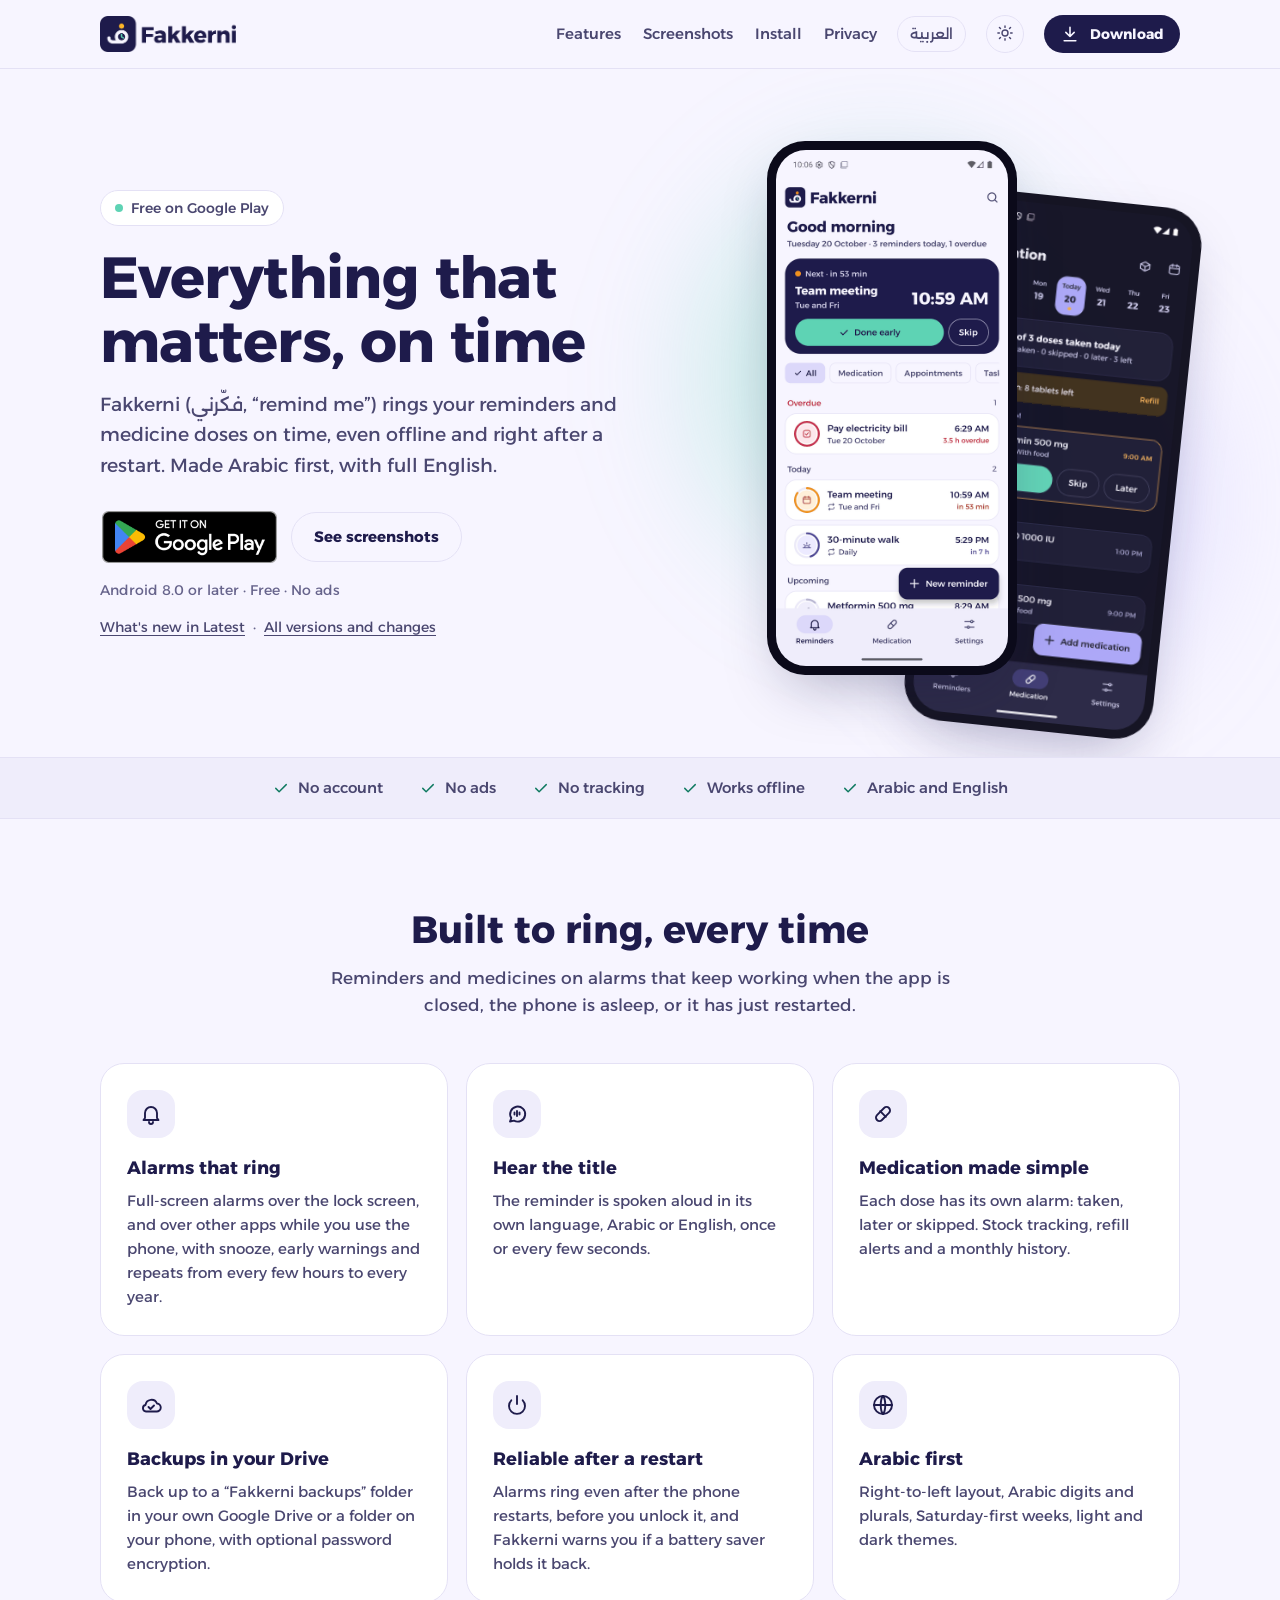
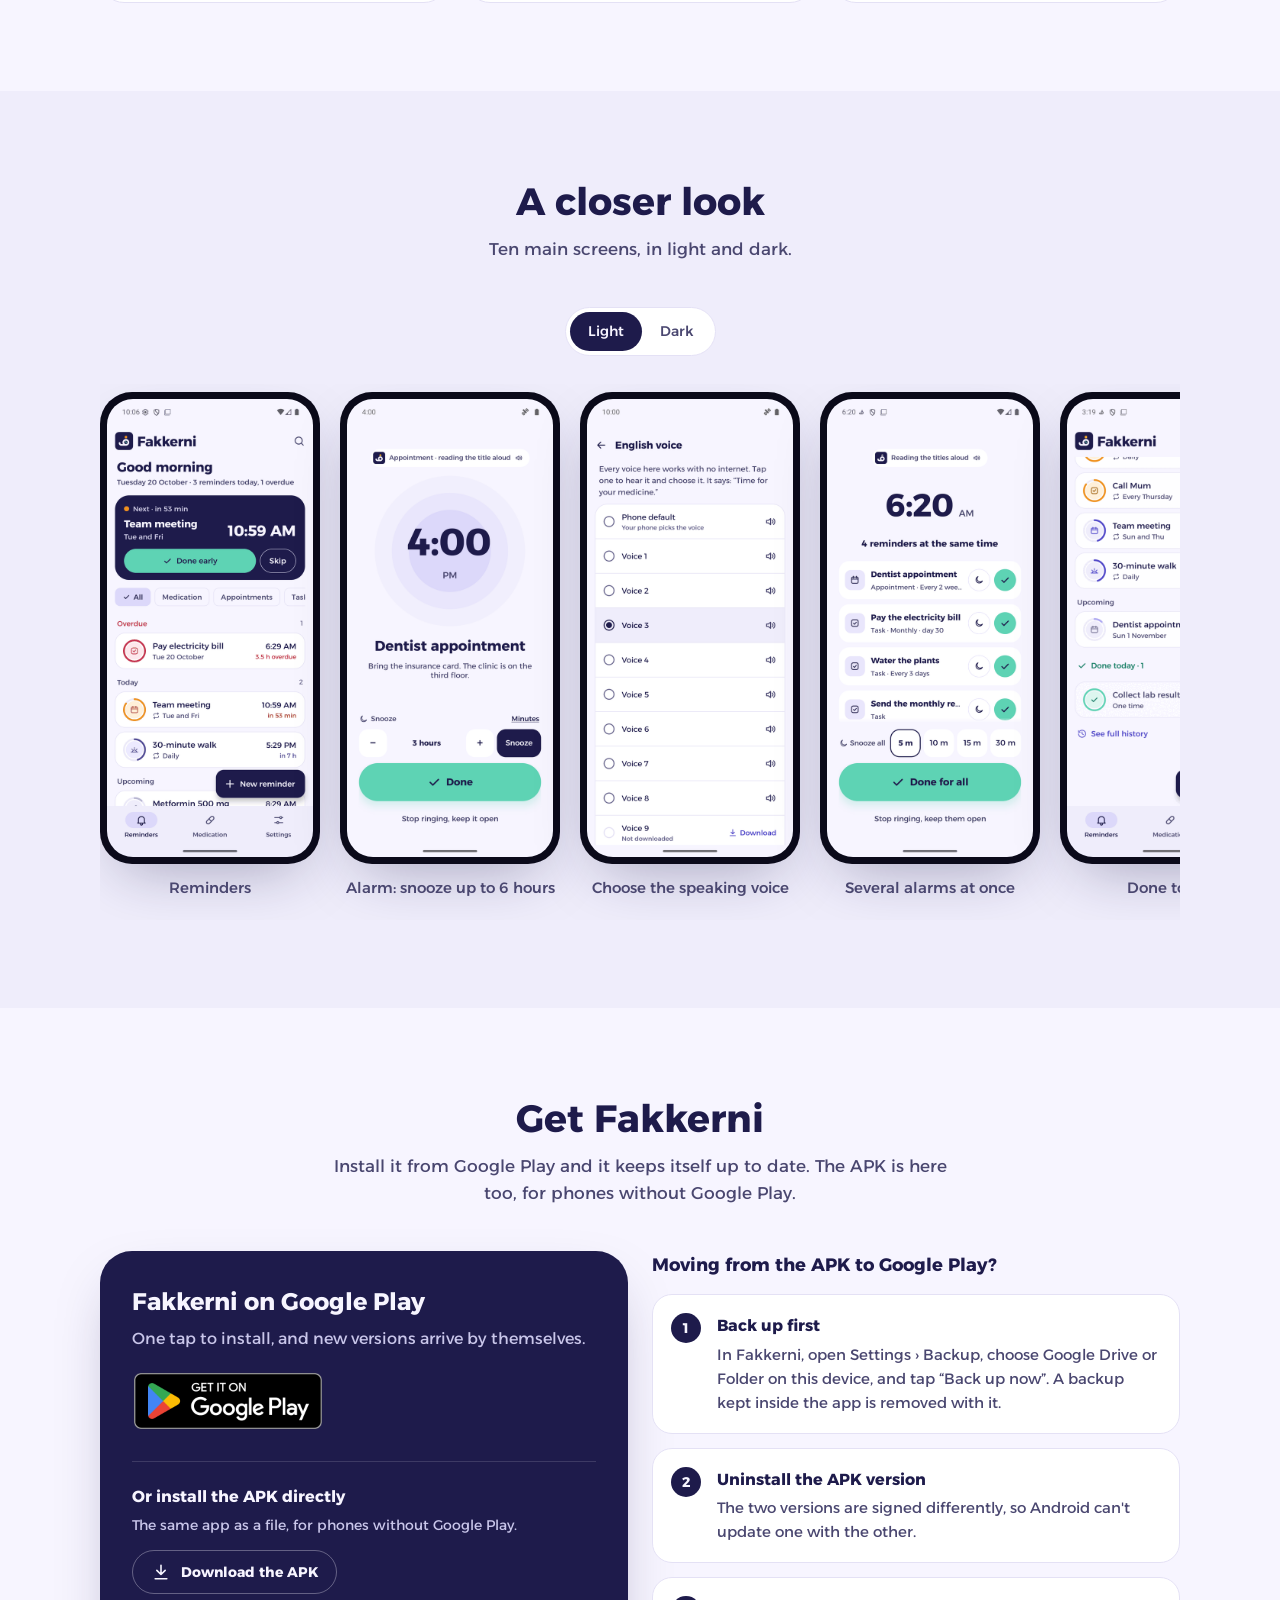
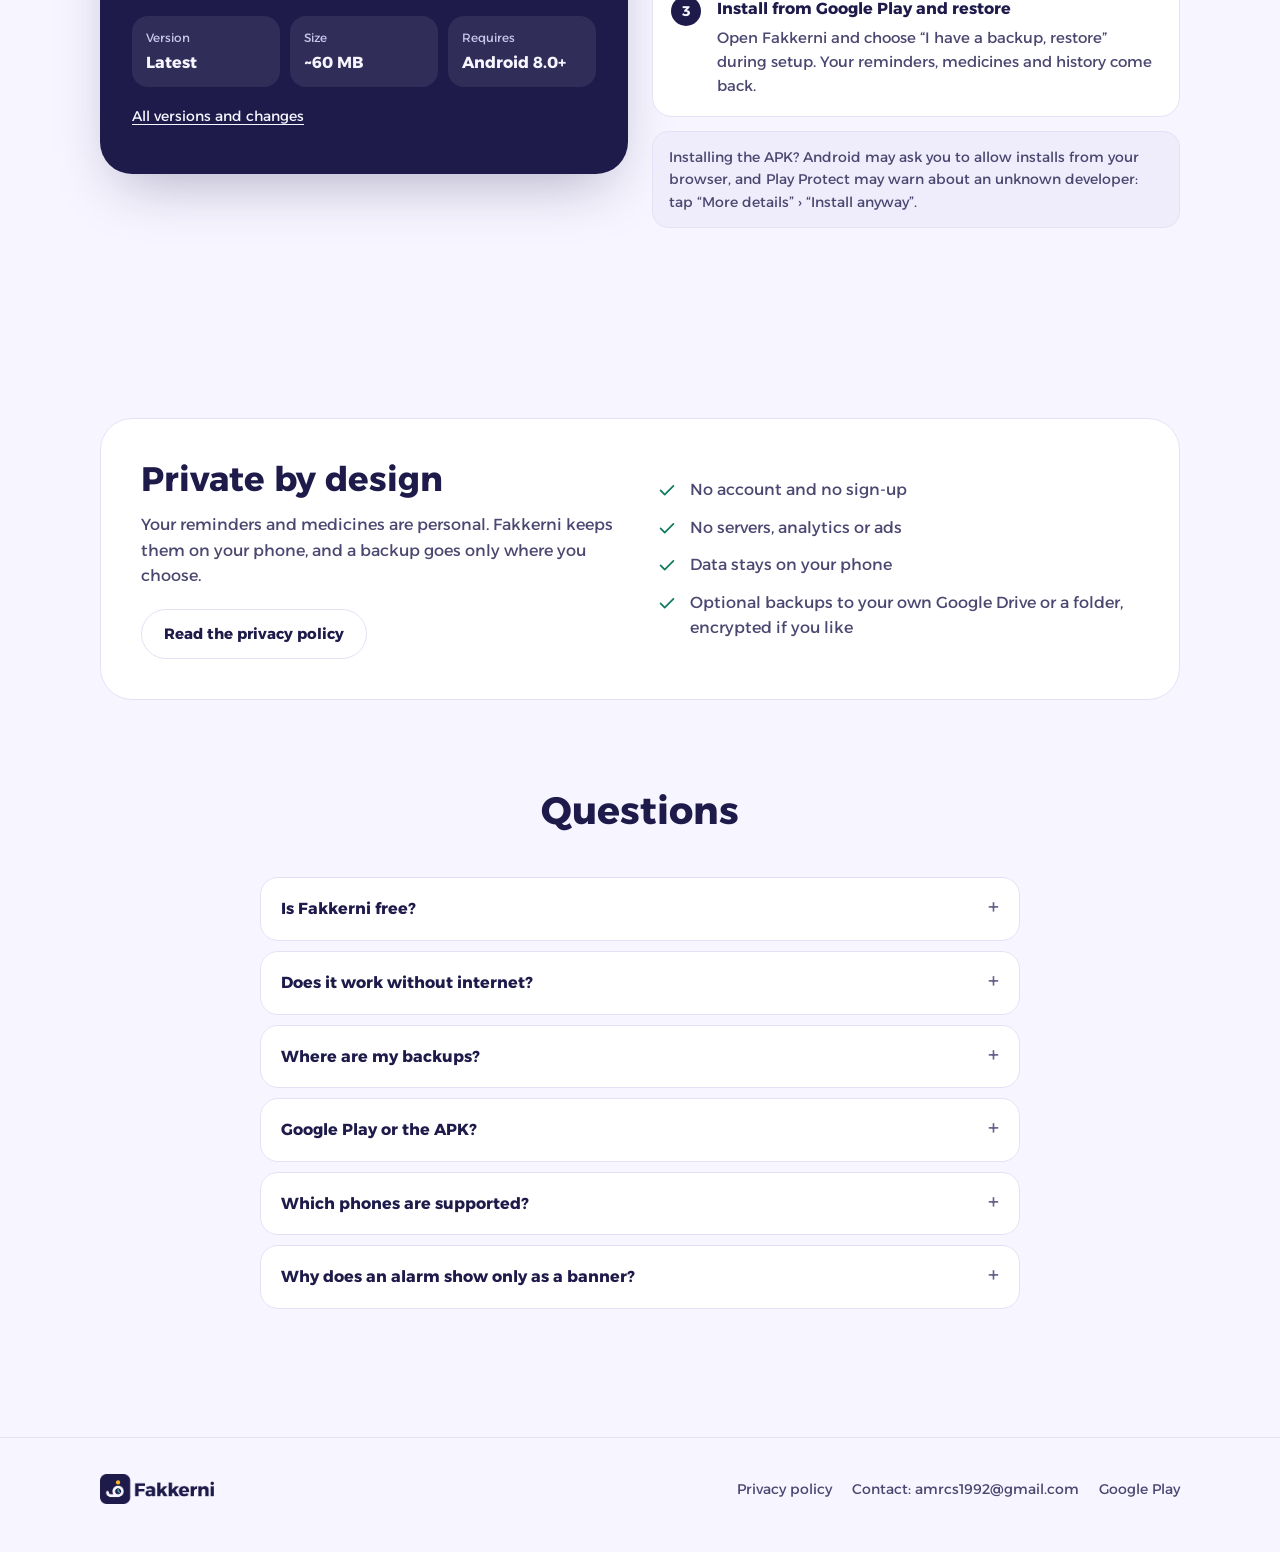
<file: index.html>
<!doctype html>
<html lang="en" dir="ltr">
<head>
  <meta charset="utf-8">
  <meta name="viewport" content="width=device-width, initial-scale=1">
  <meta name="google-site-verification" content="37A9ifyA773BNoFikE5AMEz3uKGSye-tLVznHpkyCa8">
  <title>Fakkerni · Alarms, reminders and medication for Android</title>
  <meta name="description" content="Fakkerni is a free Arabic and English alarm, reminder and medication app for Android. No account, no ads, no tracking.">
  <meta property="og:title" content="Fakkerni · Alarms, reminders and medication for Android">
  <meta property="og:description" content="Fakkerni is a free Arabic and English alarm, reminder and medication app for Android. No account, no ads, no tracking.">
  <meta property="og:image" content="https://amrcs92.github.io/fakkerni-site/assets/icon.png">
  <link rel="icon" href="assets/icon.png">
  <link rel="preconnect" href="https://fonts.googleapis.com">
  <link rel="preconnect" href="https://fonts.gstatic.com" crossorigin>
  <link href="https://fonts.googleapis.com/css2?family=Alexandria:wght@400;500;700&display=swap" rel="stylesheet">
  <link rel="stylesheet" href="style.css">
  <script>try { const t = localStorage.getItem('theme'); if (t === 'light' || t === 'dark') document.documentElement.dataset.theme = t; } catch (e) {}
    // Scroll reveals hide content until it is in view, so only when motion is welcome and the browser can tell.
    if ('IntersectionObserver' in window && !matchMedia('(prefers-reduced-motion: reduce)').matches) document.documentElement.classList.add('motion');</script>
</head>
<body>
  <header class="topbar">
    <div class="container">
      <a class="brand" href="./"><img class="logo-light" src="assets/logo-en-light.png" alt="Fakkerni · فكّرني"><img class="logo-dark" src="assets/logo-en-dark.png" alt="Fakkerni · فكّرني"></a>
      <nav class="links" aria-label="Sections"><a href="#features">Features</a><a href="#screenshots">Screenshots</a><a href="#install">Install</a><a href="#privacy">Privacy</a></nav>
      <a class="lang-switch" href="ar/" hreflang="ar">العربية</a>
      <button type="button" class="theme-toggle" aria-label="Switch light or dark" title="Switch light or dark"><span class="sun"><svg viewBox="0 0 24 24" fill="none" stroke="currentColor" stroke-width="1.9" stroke-linecap="round" stroke-linejoin="round" aria-hidden="true"><circle cx="12" cy="12" r="4"/><path d="M12 2.5v2M12 19.5v2M4.6 4.6 6 6M18 18l1.4 1.4M2.5 12h2M19.5 12h2M4.6 19.4 6 18M18 6l1.4-1.4"/></svg></span><span class="moon"><svg viewBox="0 0 24 24" fill="none" stroke="currentColor" stroke-width="1.9" stroke-linecap="round" stroke-linejoin="round" aria-hidden="true"><path d="M20 14.5A8 8 0 1 1 9.5 4a6.5 6.5 0 0 0 10.5 10.5z"/></svg></span></button>
      <a class="btn btn-primary btn-sm" href="https://play.google.com/store/apps/details?id=com.amrcs92.fakkerni&amp;hl=en"><svg viewBox="0 0 24 24" fill="none" stroke="currentColor" stroke-width="1.9" stroke-linecap="round" stroke-linejoin="round" aria-hidden="true"><path d="M12 4v11M7 10l5 5 5-5M5 20h14"/></svg>Download</a>
    </div>
  </header>

  <main>
    <section class="hero">
      <div class="container">
        <div>
          <span class="eyebrow"><span class="dot"></span>Free on Google Play</span>
          <h1>Everything that matters, on time</h1>
          <p class="lead">Fakkerni (<bdi>فكّرني</bdi>, “remind me”) rings your reminders and medicine doses on time, even offline and right after a restart. Made Arabic first, with full English.</p>
          <div class="cta">
            <a class="play-badge" href="https://play.google.com/store/apps/details?id=com.amrcs92.fakkerni&amp;hl=en"><img src="assets/google-play-en.png" alt="Get it on Google Play" width="564" height="168"></a>
            <a class="btn btn-ghost" href="#screenshots">See screenshots</a>
          </div>
          <p class="meta">Android 8.0 or later · Free · No ads</p>
          <p class="release-line"><a href="#whats-new">What's new in <span class="rel-v" dir="ltr">Latest</span></a><span aria-hidden="true">·</span><a href="https://github.com/amrcs92/fakkerni-site/releases">All versions and changes</a></p>
        </div>
        <div class="phones" aria-hidden="true">
          <div class="phone back"><img src="assets/shots/en-dark-medication.png" alt=""></div>
          <div class="phone front"><img src="assets/shots/en-light-home.png" alt=""></div>
        </div>
      </div>
    </section>

    <div class="trust"><div class="container"><ul><li><svg viewBox="0 0 24 24" fill="none" stroke="currentColor" stroke-width="1.9" stroke-linecap="round" stroke-linejoin="round" aria-hidden="true"><path d="m5 12.5 4.5 4.5L19 7.5"/></svg>No account</li><li><svg viewBox="0 0 24 24" fill="none" stroke="currentColor" stroke-width="1.9" stroke-linecap="round" stroke-linejoin="round" aria-hidden="true"><path d="m5 12.5 4.5 4.5L19 7.5"/></svg>No ads</li><li><svg viewBox="0 0 24 24" fill="none" stroke="currentColor" stroke-width="1.9" stroke-linecap="round" stroke-linejoin="round" aria-hidden="true"><path d="m5 12.5 4.5 4.5L19 7.5"/></svg>No tracking</li><li><svg viewBox="0 0 24 24" fill="none" stroke="currentColor" stroke-width="1.9" stroke-linecap="round" stroke-linejoin="round" aria-hidden="true"><path d="m5 12.5 4.5 4.5L19 7.5"/></svg>Works offline</li><li><svg viewBox="0 0 24 24" fill="none" stroke="currentColor" stroke-width="1.9" stroke-linecap="round" stroke-linejoin="round" aria-hidden="true"><path d="m5 12.5 4.5 4.5L19 7.5"/></svg>Arabic and English</li></ul></div></div>

    <section class="block" id="features">
      <div class="container">
        <div class="section-head" data-reveal><h2>Built to ring, every time</h2><p>Reminders and medicines on alarms that keep working when the app is closed, the phone is asleep, or it has just restarted.</p></div>
        <div class="features"><div class="feature" data-reveal><div class="icon"><svg viewBox="0 0 24 24" fill="none" stroke="currentColor" stroke-width="1.9" stroke-linecap="round" stroke-linejoin="round" aria-hidden="true"><path d="M6 16V11a6 6 0 0 1 12 0v5l1.5 2h-15z"/><path d="M10 20a2 2 0 0 0 4 0"/></svg></div><h3>Alarms that ring</h3><p>Full-screen alarms over the lock screen, and over other apps while you use the phone, with snooze, early warnings and repeats from every few hours to every year.</p></div><div class="feature" data-reveal><div class="icon"><svg viewBox="0 0 24 24" fill="none" stroke="currentColor" stroke-width="1.9" stroke-linecap="round" stroke-linejoin="round" aria-hidden="true"><path d="M5 19.5 6.3 16A7.5 7.5 0 1 1 9 18.6z"/><path d="M9.5 10.5v2M12 9v5M14.5 10.5v2"/></svg></div><h3>Hear the title</h3><p>The reminder is spoken aloud in its own language, Arabic or English, once or every few seconds.</p></div><div class="feature" data-reveal><div class="icon"><svg viewBox="0 0 24 24" fill="none" stroke="currentColor" stroke-width="1.9" stroke-linecap="round" stroke-linejoin="round" aria-hidden="true"><rect x="3.5" y="8.5" width="17" height="7" rx="3.5" transform="rotate(-45 12 12)"/><path d="m9.2 9.2 5.6 5.6"/></svg></div><h3>Medication made simple</h3><p>Each dose has its own alarm: taken, later or skipped. Stock tracking, refill alerts and a monthly history.</p></div><div class="feature" data-reveal><div class="icon"><svg viewBox="0 0 24 24" fill="none" stroke="currentColor" stroke-width="1.9" stroke-linecap="round" stroke-linejoin="round" aria-hidden="true"><path d="M7 18.5h10.5a4 4 0 0 0 .5-8 6 6 0 0 0-11.5 1.5A3.3 3.3 0 0 0 7 18.5z"/><path d="m9.5 14 2 2 3.5-3.5"/></svg></div><h3>Backups in your Drive</h3><p>Back up to a “Fakkerni backups” folder in your own Google Drive or a folder on your phone, with optional password encryption.</p></div><div class="feature" data-reveal><div class="icon"><svg viewBox="0 0 24 24" fill="none" stroke="currentColor" stroke-width="1.9" stroke-linecap="round" stroke-linejoin="round" aria-hidden="true"><path d="M12 3v8"/><path d="M6.3 7.3a8 8 0 1 0 11.4 0"/></svg></div><h3>Reliable after a restart</h3><p>Alarms ring even after the phone restarts, before you unlock it, and Fakkerni warns you if a battery saver holds it back.</p></div><div class="feature" data-reveal><div class="icon"><svg viewBox="0 0 24 24" fill="none" stroke="currentColor" stroke-width="1.9" stroke-linecap="round" stroke-linejoin="round" aria-hidden="true"><circle cx="12" cy="12" r="9"/><path d="M3 12h18M12 3c3 3.2 3 14.8 0 18M12 3c-3 3.2-3 14.8 0 18"/></svg></div><h3>Arabic first</h3><p>Right-to-left layout, Arabic digits and plurals, Saturday-first weeks, light and dark themes.</p></div></div>
      </div>
    </section>

    <section class="block" id="screenshots" style="background: var(--bg2)">
      <div class="container">
        <div class="section-head" data-reveal><h2>A closer look</h2><p>Ten main screens, in light and dark.</p></div>
        <div class="gallery-bar" data-reveal><div class="seg" role="group">
          <button type="button" data-theme="light" aria-pressed="true">Light</button>
          <button type="button" data-theme="dark" aria-pressed="false">Dark</button>
        </div></div>
        <div class="gallery"><figure data-reveal><div class="phone"><img loading="lazy" src="assets/shots/en-light-home.png" data-light="assets/shots/en-light-home.png" data-dark="assets/shots/en-dark-home.png" alt="Reminders"></div><figcaption>Reminders</figcaption></figure><figure data-reveal><div class="phone"><img loading="lazy" src="assets/shots/en-light-alarm.png" data-light="assets/shots/en-light-alarm.png" data-dark="assets/shots/en-dark-alarm.png" alt="Alarm: snooze up to 6 hours"></div><figcaption>Alarm: snooze up to 6 hours</figcaption></figure><figure data-reveal><div class="phone"><img loading="lazy" src="assets/shots/en-light-voice.png" data-light="assets/shots/en-light-voice.png" data-dark="assets/shots/en-dark-voice.png" alt="Choose the speaking voice"></div><figcaption>Choose the speaking voice</figcaption></figure><figure data-reveal><div class="phone"><img loading="lazy" src="assets/shots/en-light-several-alarms.png" data-light="assets/shots/en-light-several-alarms.png" data-dark="assets/shots/en-dark-several-alarms.png" alt="Several alarms at once"></div><figcaption>Several alarms at once</figcaption></figure><figure data-reveal><div class="phone"><img loading="lazy" src="assets/shots/en-light-done-today.png" data-light="assets/shots/en-light-done-today.png" data-dark="assets/shots/en-dark-done-today.png" alt="Done today"></div><figcaption>Done today</figcaption></figure><figure data-reveal><div class="phone"><img loading="lazy" src="assets/shots/en-light-history.png" data-light="assets/shots/en-light-history.png" data-dark="assets/shots/en-dark-history.png" alt="History"></div><figcaption>History</figcaption></figure><figure data-reveal><div class="phone"><img loading="lazy" src="assets/shots/en-light-history-sheet.png" data-light="assets/shots/en-light-history-sheet.png" data-dark="assets/shots/en-dark-history-sheet.png" alt="History entry"></div><figcaption>History entry</figcaption></figure><figure data-reveal><div class="phone"><img loading="lazy" src="assets/shots/en-light-edit.png" data-light="assets/shots/en-light-edit.png" data-dark="assets/shots/en-dark-edit.png" alt="Edit reminder"></div><figcaption>Edit reminder</figcaption></figure><figure data-reveal><div class="phone"><img loading="lazy" src="assets/shots/en-light-completed.png" data-light="assets/shots/en-light-completed.png" data-dark="assets/shots/en-dark-completed.png" alt="Completed reminder"></div><figcaption>Completed reminder</figcaption></figure><figure data-reveal><div class="phone"><img loading="lazy" src="assets/shots/en-light-medication.png" data-light="assets/shots/en-light-medication.png" data-dark="assets/shots/en-dark-medication.png" alt="Medication"></div><figcaption>Medication</figcaption></figure><figure data-reveal><div class="phone"><img loading="lazy" src="assets/shots/en-light-settings.png" data-light="assets/shots/en-light-settings.png" data-dark="assets/shots/en-dark-settings.png" alt="Settings"></div><figcaption>Settings</figcaption></figure><figure data-reveal><div class="phone"><img loading="lazy" src="assets/shots/en-light-clear-history.png" data-light="assets/shots/en-light-clear-history.png" data-dark="assets/shots/en-dark-clear-history.png" alt="Clear history"></div><figcaption>Clear history</figcaption></figure><figure data-reveal><div class="phone"><img loading="lazy" src="assets/shots/en-light-backup.png" data-light="assets/shots/en-light-backup.png" data-dark="assets/shots/en-dark-backup.png" alt="Backup"></div><figcaption>Backup</figcaption></figure></div>
      </div>
    </section>

    <section class="block" id="install">
      <div class="container">
        <div class="section-head" data-reveal><h2>Get Fakkerni</h2><p>Install it from Google Play and it keeps itself up to date. The APK is here too, for phones without Google Play.</p></div>
        <div class="install">
          <div class="download-card" data-reveal>
            <h3>Fakkerni on Google Play</h3>
            <p>One tap to install, and new versions arrive by themselves.</p>
            <a class="play-badge" href="https://play.google.com/store/apps/details?id=com.amrcs92.fakkerni&amp;hl=en"><img src="assets/google-play-en.png" alt="Get it on Google Play" width="564" height="168"></a>
            <div class="apk-alt">
            <h4>Or install the APK directly</h4>
            <p>The same app as a file, for phones without Google Play.</p>
            <a class="btn btn-apk" href="https://github.com/amrcs92/fakkerni-site/releases/latest/download/fakkerni.apk"><svg viewBox="0 0 24 24" fill="none" stroke="currentColor" stroke-width="1.9" stroke-linecap="round" stroke-linejoin="round" aria-hidden="true"><path d="M12 4v11M7 10l5 5 5-5M5 20h14"/></svg>Download the APK</a>
            <dl class="facts">
              <div><dt>Version</dt><dd id="rel-version" dir="ltr">Latest</dd></div>
              <div><dt>Size</dt><dd id="rel-size">~60 MB</dd></div>
              <div><dt>Requires</dt><dd>Android 8.0+</dd></div>
            </dl>
            <div class="whats-new" id="whats-new" hidden>
              <h4>What's new in <span class="rel-v" dir="ltr"></span></h4>
              <ul id="rel-news"></ul>
            </div>
            <p class="all-versions"><a href="https://github.com/amrcs92/fakkerni-site/releases">All versions and changes</a></p>
            <p class="checksum" id="rel-sha-wrap" hidden>SHA-256: <code id="rel-sha"></code></p>
            </div>
          </div>
          <div>
            <h3 class="steps-h" data-reveal>Moving from the APK to Google Play?</h3>
            <ol class="steps"><li data-reveal><h4>Back up first</h4><p>In Fakkerni, open Settings › Backup, choose Google Drive or Folder on this device, and tap “Back up now”. A backup kept inside the app is removed with it.</p></li><li data-reveal><h4>Uninstall the APK version</h4><p>The two versions are signed differently, so Android can't update one with the other.</p></li><li data-reveal><h4>Install from Google Play and restore</h4><p>Open Fakkerni and choose “I have a backup, restore” during setup. Your reminders, medicines and history come back.</p></li></ol>
            <p class="note" data-reveal>Installing the APK? Android may ask you to allow installs from your browser, and Play Protect may warn about an unknown developer: tap “More details” › “Install anyway”.</p>
          </div>
        </div>
      </div>
    </section>

    <section class="block" id="privacy">
      <div class="container">
        <div class="privacy-band" data-reveal>
          <div>
            <h2>Private by design</h2>
            <p>Your reminders and medicines are personal. Fakkerni keeps them on your phone, and a backup goes only where you choose.</p>
            <a class="btn btn-ghost" href="privacy.html">Read the privacy policy</a>
          </div>
          <ul class="checks"><li data-reveal><svg viewBox="0 0 24 24" fill="none" stroke="currentColor" stroke-width="1.9" stroke-linecap="round" stroke-linejoin="round" aria-hidden="true"><path d="m5 12.5 4.5 4.5L19 7.5"/></svg><span>No account and no sign-up</span></li><li data-reveal><svg viewBox="0 0 24 24" fill="none" stroke="currentColor" stroke-width="1.9" stroke-linecap="round" stroke-linejoin="round" aria-hidden="true"><path d="m5 12.5 4.5 4.5L19 7.5"/></svg><span>No servers, analytics or ads</span></li><li data-reveal><svg viewBox="0 0 24 24" fill="none" stroke="currentColor" stroke-width="1.9" stroke-linecap="round" stroke-linejoin="round" aria-hidden="true"><path d="m5 12.5 4.5 4.5L19 7.5"/></svg><span>Data stays on your phone</span></li><li data-reveal><svg viewBox="0 0 24 24" fill="none" stroke="currentColor" stroke-width="1.9" stroke-linecap="round" stroke-linejoin="round" aria-hidden="true"><path d="m5 12.5 4.5 4.5L19 7.5"/></svg><span>Optional backups to your own Google Drive or a folder, encrypted if you like</span></li></ul>
        </div>
      </div>
    </section>

    <section class="block" style="padding-top: 0">
      <div class="container">
        <div class="section-head" data-reveal><h2>Questions</h2></div>
        <div class="faq"><details data-reveal><summary>Is Fakkerni free?</summary><p>Yes. No ads, no subscriptions and no in-app purchases.</p></details><details data-reveal><summary>Does it work without internet?</summary><p>Yes. Alarms, reminders and medication work fully offline. Internet is only used if you back up to Google Drive.</p></details><details data-reveal><summary>Where are my backups?</summary><p>Wherever you choose: a “Fakkerni backups” folder in your own Google Drive, a folder on your phone, or inside the app. You can encrypt them with a password.</p></details><details data-reveal><summary>Google Play or the APK?</summary><p>Google Play, if your phone has it: it installs in one tap and keeps Fakkerni up to date. The APK is the same app for phones without Google Play. Moving from the APK to Google Play? Back up first, as shown under Install.</p></details><details data-reveal><summary>Which phones are supported?</summary><p>Android 8.0 or later. Some brands limit apps in the background; Fakkerni's setup shows how to keep alarms on time on your phone.</p></details><details data-reveal><summary>Why does an alarm show only as a banner?</summary><p>While you use your phone, Android shows alarms as a banner unless the app may display over other apps. Turn on Settings › Permissions › “Show alarms over other apps” in Fakkerni, and alarms take the whole screen.</p></details></div>
      </div>
    </section>
  </main>
  <footer>
    <div class="container">
      <a href="./"><img class="logo-light" src="assets/logo-en-light.png" alt="Fakkerni · فكّرني"><img class="logo-dark" src="assets/logo-en-dark.png" alt="Fakkerni · فكّرني"></a>
      <nav>
        <a href="privacy.html">Privacy policy</a>
        <a href="mailto:amrcs1992@gmail.com">Contact: amrcs1992@gmail.com</a>
        <a href="https://play.google.com/store/apps/details?id=com.amrcs92.fakkerni&amp;hl=en">Google Play</a>
      </nav>
    </div>
  </footer>
  <script>
    // Light / dark switch: starts from the phone's setting, remembers the visitor's choice.
    const isDark = () =>
      document.documentElement.dataset.theme
        ? document.documentElement.dataset.theme === 'dark'
        : matchMedia('(prefers-color-scheme: dark)').matches;
    // Smooth swaps: the page cross-fades from its old look to its new one (View Transitions, see style.css).
    // Images that are on screen and about to change are fetched first, so they never flash.
    // Reduce motion swaps at once; browsers without View Transitions fade only the colours.
    const fadeSwap = async (update, theme) => {
      const onScreen = (el) => {
        const b = el.getBoundingClientRect();
        return b.bottom > 0 && b.top < innerHeight && b.right > 0 && b.left < innerWidth;
      };
      const loads = [...document.querySelectorAll('img[data-light]')].filter(onScreen).map((img) => {
        const next = new Image();
        next.src = img.dataset[theme];
        return next.decode().catch(() => {});
      });
      await Promise.race([Promise.all(loads), new Promise((done) => setTimeout(done, 400))]);
      if (matchMedia('(prefers-reduced-motion: reduce)').matches) return update();
      if (!document.startViewTransition) {
        document.documentElement.classList.add('theme-fade');
        update();
        await new Promise((done) => setTimeout(done, 400));
        document.documentElement.classList.remove('theme-fade');
        return;
      }
      const swap = document.startViewTransition(update);
      swap.ready.catch(() => {}); // a skipped transition still swaps; nothing to report
      return swap.finished;
    };
    document.querySelector('.theme-toggle').addEventListener('click', () => {
      const root = document.documentElement;
      const next = isDark() ? 'light' : 'dark';
      root.classList.add('theme-switching'); // lets the sun and moon morph (style.css)
      fadeSwap(() => {
        root.dataset.theme = next;
        try { localStorage.setItem('theme', next); } catch (e) {}
        document.dispatchEvent(new CustomEvent('themechange', { detail: next }));
      }, next).finally(() => root.classList.remove('theme-switching'));
    });
  </script>

  <script>
    // Screenshot theme switch; it follows the page theme and can be changed on its own.
    const showShots = (theme) => {
      document.querySelectorAll('.seg button').forEach((x) => x.setAttribute('aria-pressed', String(x.dataset.theme === theme)));
      document.querySelectorAll('.gallery img').forEach((img) => (img.src = img.dataset[theme]));
    };
    document.querySelectorAll('.seg button').forEach((b) =>
      b.addEventListener('click', () => fadeSwap(() => showShots(b.dataset.theme), b.dataset.theme)),
    );
    if (isDark()) showShots('dark');
    document.addEventListener('themechange', (e) => showShots(e.detail));
    // Latest release facts (version, size, checksum) from GitHub; the page works without them.
    fetch('https://api.github.com/repos/amrcs92/fakkerni-site/releases/latest')
      .then((r) => (r.ok ? r.json() : null))
      .then((rel) => {
        if (!rel) return;
        const digits = (s) => false ? s.replace(/\d/g, (d) => '٠١٢٣٤٥٦٧٨٩'[d]) : s;
        // Version numbers stay in Latin digits: the Arabic zero looks like a dot (٠.١٠.٤).
        const ver = rel.tag_name.replace(/^v/, '');
        document.getElementById('rel-version').textContent = ver;
        document.querySelectorAll('.rel-v').forEach((el) => (el.textContent = ver));
        // What's new: release notes (docs/releases/<tag>.md in the app repo) hold English bullets,
        // then a '### بالعربية' summary, then '---' and the checksum.
        const body = (rel.body || '').split(/\n---/)[0];
        const parts = body.split(/^###\s*بالعربية\s*$/m);
        const plain = (x) => x.replace(/\*\*|`/g, '').trim();
        const items = false
          ? (parts[1] || '').split(/\n+|(?<=\.)\s+/).map(plain).filter(Boolean)
          : parts[0].split('\n').filter((l) => /^\s*-\s/.test(l)).map((l) => plain(l.replace(/^\s*-\s/, '')));
        if (items.length) {
          const ul = document.getElementById('rel-news');
          items.slice(0, 4).forEach((x) => {
            const li = document.createElement('li');
            li.textContent = x;
            ul.appendChild(li);
          });
          document.getElementById('whats-new').hidden = false;
        }
        const apk = (rel.assets || []).find((a) => a.name === 'fakkerni.apk');
        if (apk) document.getElementById('rel-size').textContent = digits(String(Math.round(apk.size / 1048576))) + ' MB';
        const m = /SHA-256[^:]*:\s*`?([a-f0-9]{64})/i.exec(rel.body || '');
        if (m) {
          document.getElementById('rel-sha').textContent = m[1];
          document.getElementById('rel-sha-wrap').hidden = false;
        }
      })
      .catch(() => {});
  </script>
  <script>
    // Scroll reveal: each item fades up once when it enters the view; items arriving together are staggered.
    if (document.documentElement.classList.contains('motion')) {
      const io = new IntersectionObserver((entries) => {
        let n = 0;
        entries.forEach((e) => {
          if (!e.isIntersecting) return;
          e.target.style.setProperty('--i', Math.min(n++, 5));
          e.target.classList.add('is-in');
          io.unobserve(e.target);
        });
      }, { rootMargin: '0px 0px -8% 0px', threshold: 0.12 });
      document.querySelectorAll('[data-reveal]').forEach((el) => io.observe(el));
    }
  </script>
</body>
</html>
</file>
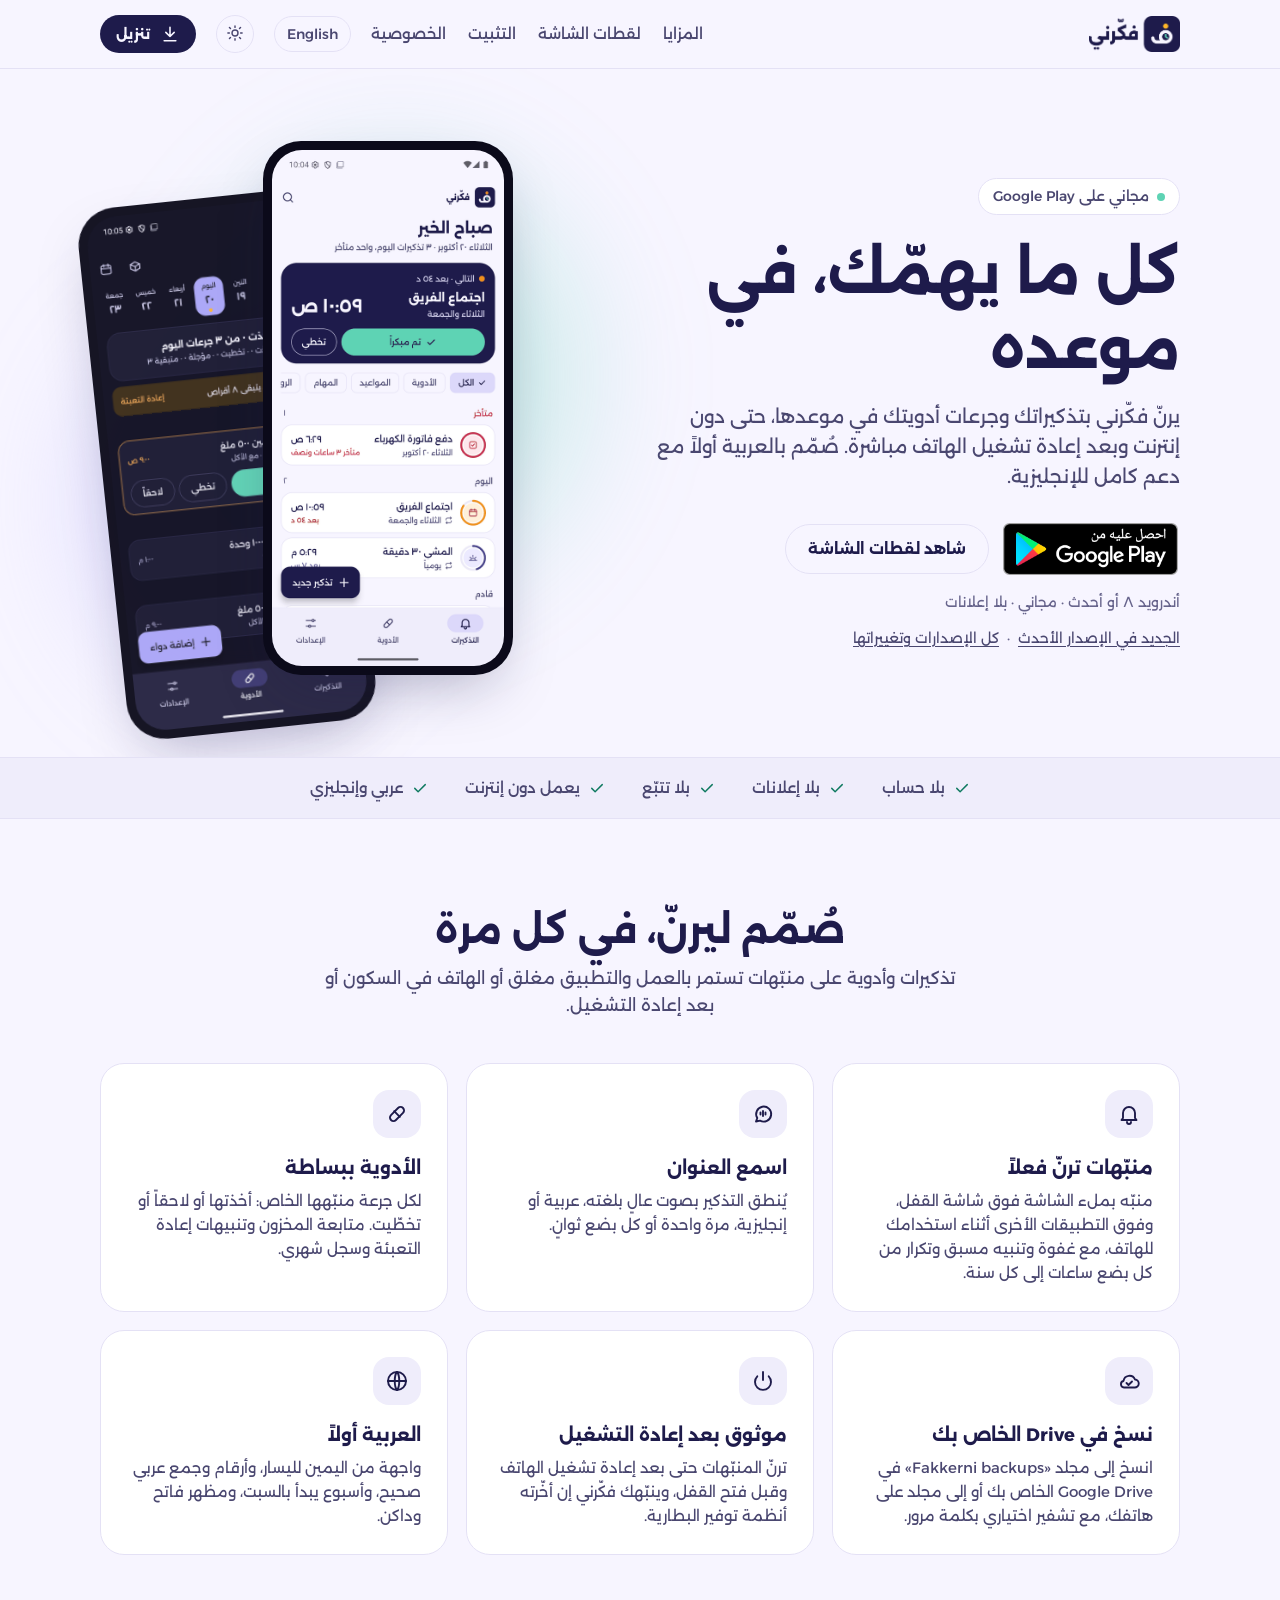
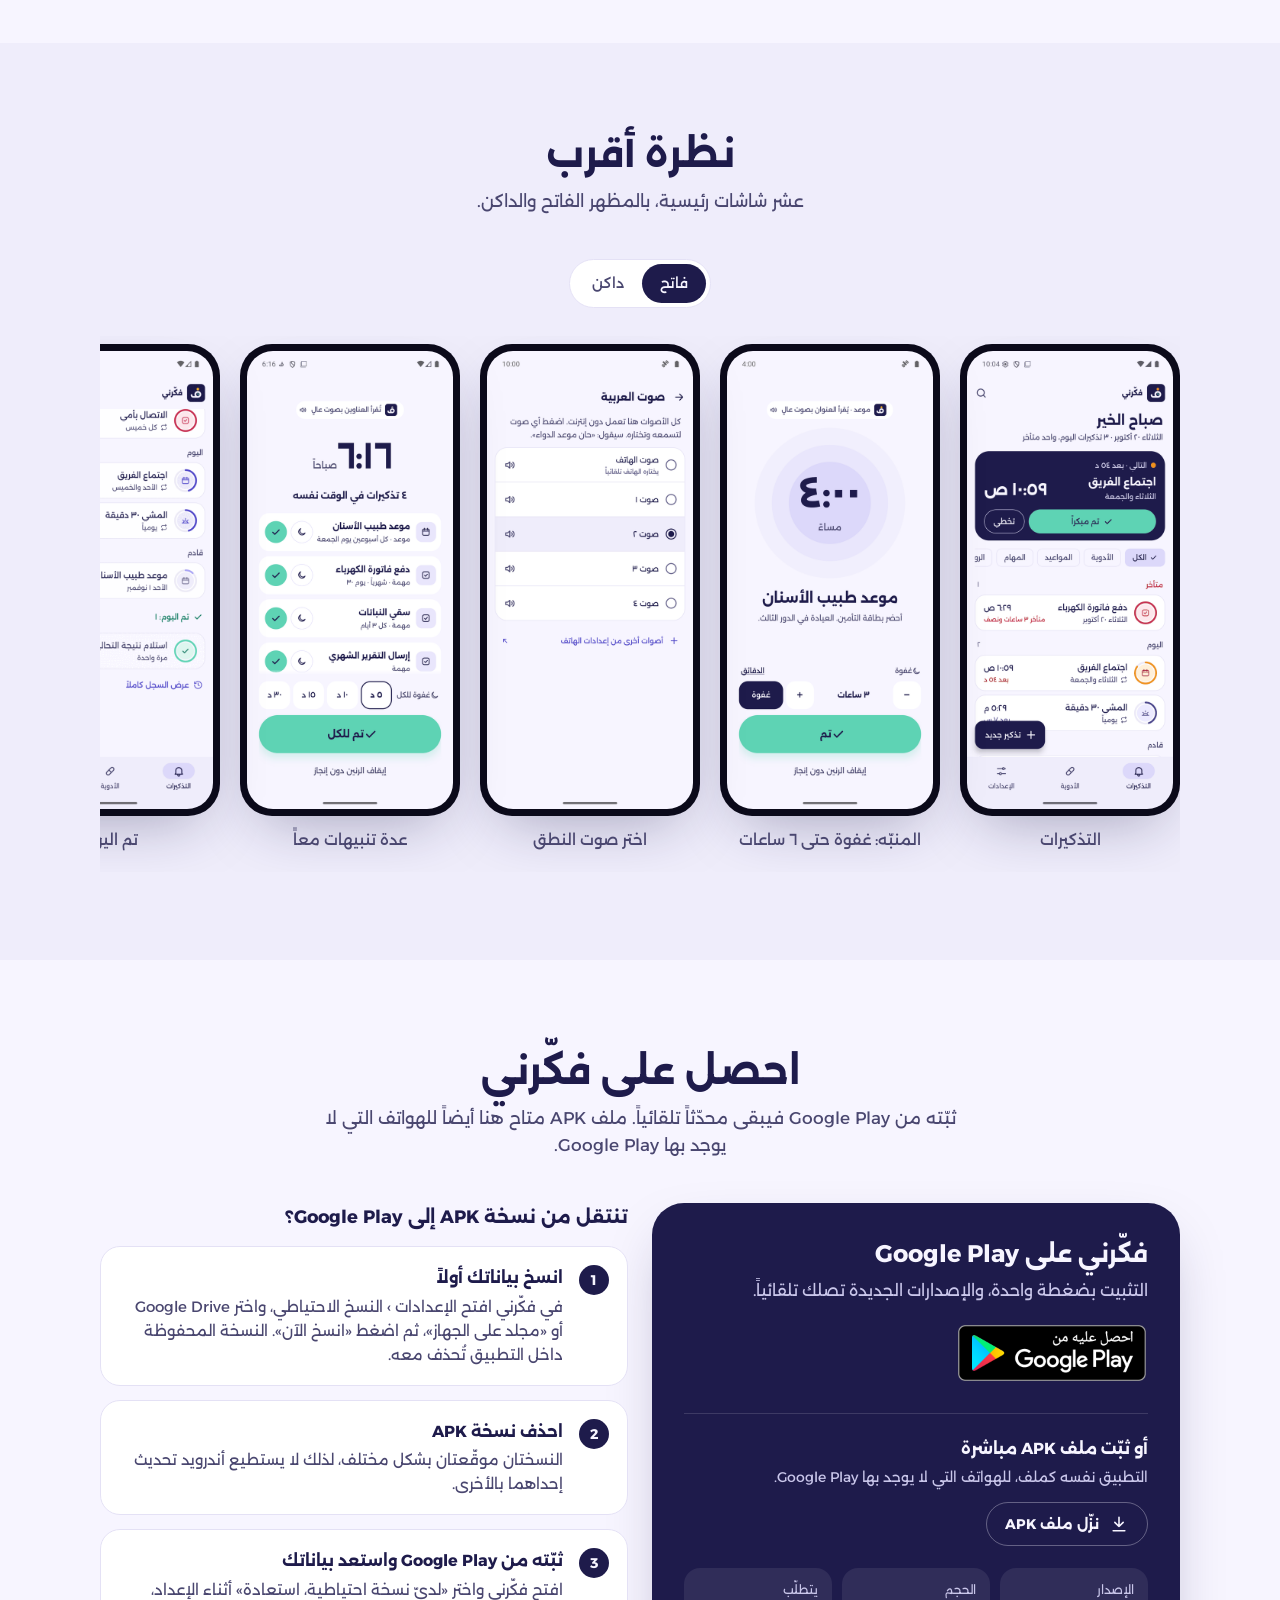
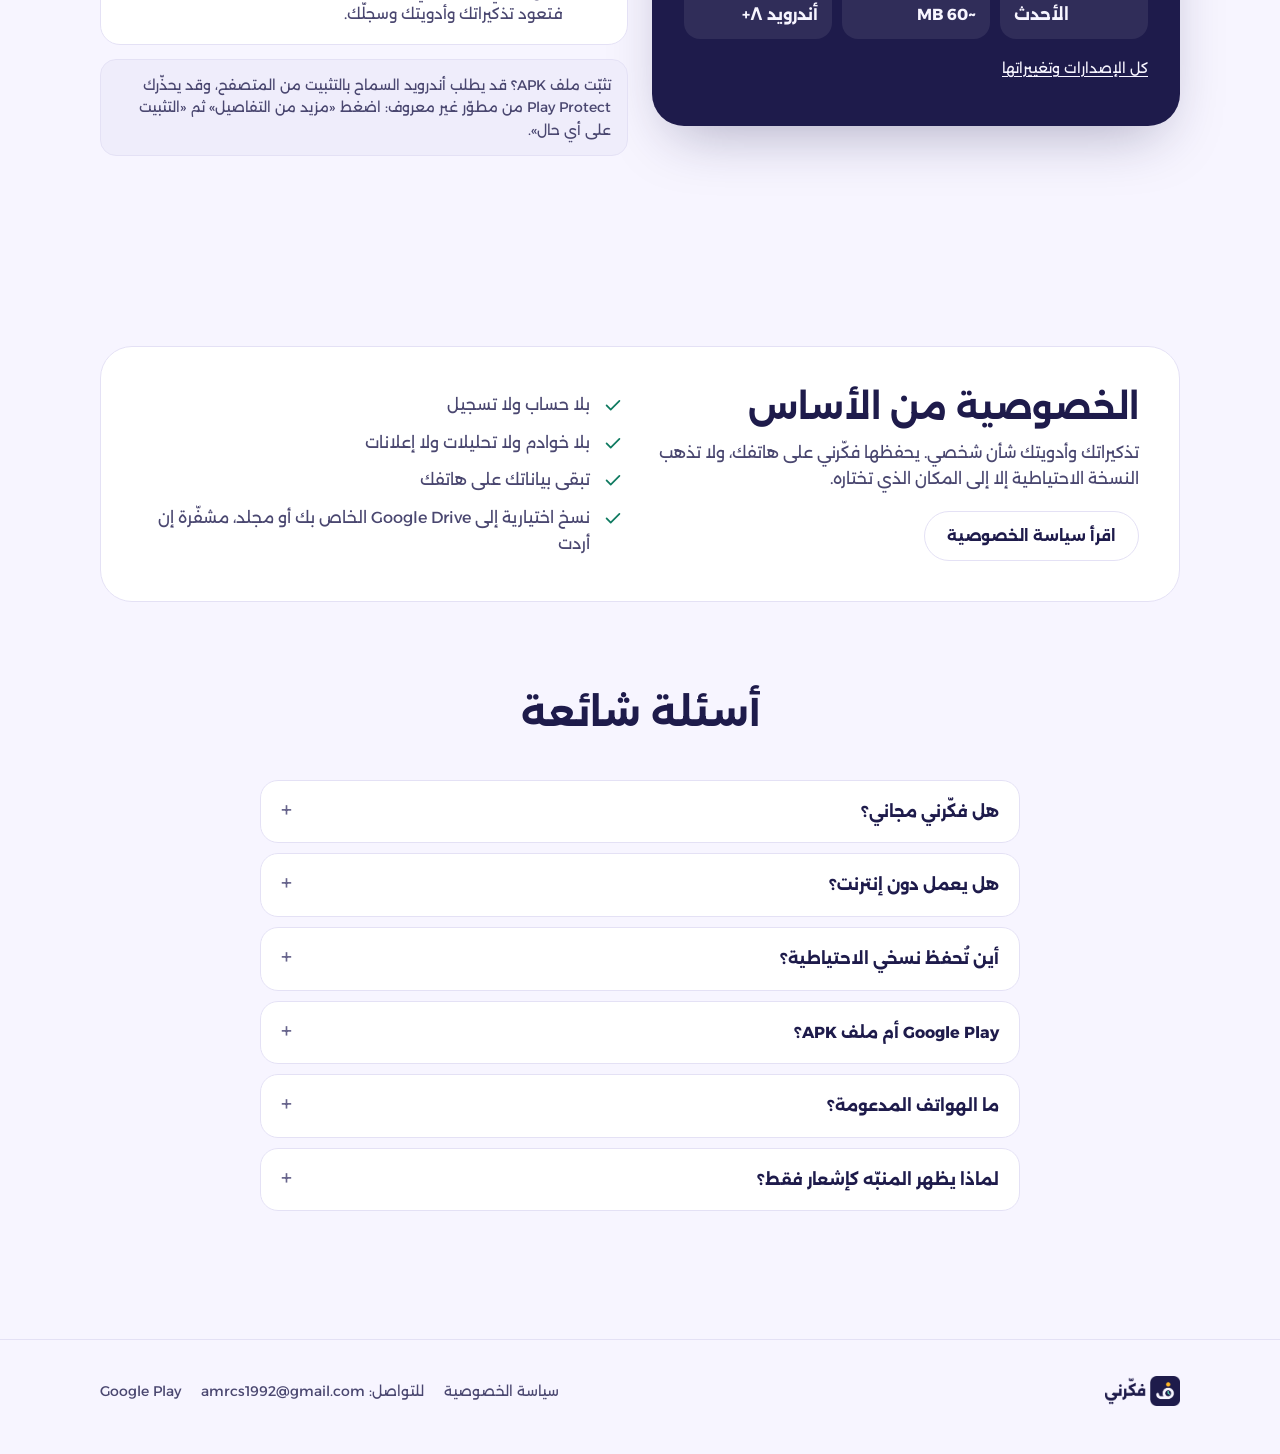
<file: ar/index.html>
<!doctype html>
<html lang="ar" dir="rtl">
<head>
  <meta charset="utf-8">
  <meta name="viewport" content="width=device-width, initial-scale=1">
  <meta name="google-site-verification" content="37A9ifyA773BNoFikE5AMEz3uKGSye-tLVznHpkyCa8">
  <title>فكّرني · منبّهات وتذكيرات وأدوية لأندرويد</title>
  <meta name="description" content="فكّرني تطبيق مجاني للمنبّهات والتذكيرات والأدوية بالعربية والإنجليزية لأندرويد. بلا حساب ولا إعلانات ولا تتبّع.">
  <meta property="og:title" content="فكّرني · منبّهات وتذكيرات وأدوية لأندرويد">
  <meta property="og:description" content="فكّرني تطبيق مجاني للمنبّهات والتذكيرات والأدوية بالعربية والإنجليزية لأندرويد. بلا حساب ولا إعلانات ولا تتبّع.">
  <meta property="og:image" content="https://amrcs92.github.io/fakkerni-site/assets/icon.png">
  <link rel="icon" href="../assets/icon.png">
  <link rel="preconnect" href="https://fonts.googleapis.com">
  <link rel="preconnect" href="https://fonts.gstatic.com" crossorigin>
  <link href="https://fonts.googleapis.com/css2?family=Alexandria:wght@400;500;700&display=swap" rel="stylesheet">
  <link rel="stylesheet" href="../style.css">
  <script>try { const t = localStorage.getItem('theme'); if (t === 'light' || t === 'dark') document.documentElement.dataset.theme = t; } catch (e) {}
    // Scroll reveals hide content until it is in view, so only when motion is welcome and the browser can tell.
    if ('IntersectionObserver' in window && !matchMedia('(prefers-reduced-motion: reduce)').matches) document.documentElement.classList.add('motion');</script>
</head>
<body>
  <header class="topbar">
    <div class="container">
      <a class="brand" href="./"><img class="logo-light" src="../assets/logo-ar-light.png" alt="فكّرني · Fakkerni"><img class="logo-dark" src="../assets/logo-ar-dark.png" alt="فكّرني · Fakkerni"></a>
      <nav class="links" aria-label="Sections"><a href="#features">المزايا</a><a href="#screenshots">لقطات الشاشة</a><a href="#install">التثبيت</a><a href="#privacy">الخصوصية</a></nav>
      <a class="lang-switch" href="../" hreflang="en">English</a>
      <button type="button" class="theme-toggle" aria-label="التبديل بين الفاتح والداكن" title="التبديل بين الفاتح والداكن"><span class="sun"><svg viewBox="0 0 24 24" fill="none" stroke="currentColor" stroke-width="1.9" stroke-linecap="round" stroke-linejoin="round" aria-hidden="true"><circle cx="12" cy="12" r="4"/><path d="M12 2.5v2M12 19.5v2M4.6 4.6 6 6M18 18l1.4 1.4M2.5 12h2M19.5 12h2M4.6 19.4 6 18M18 6l1.4-1.4"/></svg></span><span class="moon"><svg viewBox="0 0 24 24" fill="none" stroke="currentColor" stroke-width="1.9" stroke-linecap="round" stroke-linejoin="round" aria-hidden="true"><path d="M20 14.5A8 8 0 1 1 9.5 4a6.5 6.5 0 0 0 10.5 10.5z"/></svg></span></button>
      <a class="btn btn-primary btn-sm" href="https://play.google.com/store/apps/details?id=com.amrcs92.fakkerni&amp;hl=ar"><svg viewBox="0 0 24 24" fill="none" stroke="currentColor" stroke-width="1.9" stroke-linecap="round" stroke-linejoin="round" aria-hidden="true"><path d="M12 4v11M7 10l5 5 5-5M5 20h14"/></svg>تنزيل</a>
    </div>
  </header>

  <main>
    <section class="hero">
      <div class="container">
        <div>
          <span class="eyebrow"><span class="dot"></span>مجاني على Google Play</span>
          <h1>كل ما يهمّك، في موعده</h1>
          <p class="lead">يرنّ فكّرني بتذكيراتك وجرعات أدويتك في موعدها، حتى دون إنترنت وبعد إعادة تشغيل الهاتف مباشرة. صُمّم بالعربية أولاً مع دعم كامل للإنجليزية.</p>
          <div class="cta">
            <a class="play-badge" href="https://play.google.com/store/apps/details?id=com.amrcs92.fakkerni&amp;hl=ar"><img src="../assets/google-play-ar.png" alt="احصل عليه من Google Play" width="564" height="168"></a>
            <a class="btn btn-ghost" href="#screenshots">شاهد لقطات الشاشة</a>
          </div>
          <p class="meta">أندرويد ٨ أو أحدث · مجاني · بلا إعلانات</p>
          <p class="release-line"><a href="#whats-new">الجديد في الإصدار <span class="rel-v" dir="ltr">الأحدث</span></a><span aria-hidden="true">·</span><a href="https://github.com/amrcs92/fakkerni-site/releases">كل الإصدارات وتغييراتها</a></p>
        </div>
        <div class="phones" aria-hidden="true">
          <div class="phone back"><img src="../assets/shots/ar-dark-medication.png" alt=""></div>
          <div class="phone front"><img src="../assets/shots/ar-light-home.png" alt=""></div>
        </div>
      </div>
    </section>

    <div class="trust"><div class="container"><ul><li><svg viewBox="0 0 24 24" fill="none" stroke="currentColor" stroke-width="1.9" stroke-linecap="round" stroke-linejoin="round" aria-hidden="true"><path d="m5 12.5 4.5 4.5L19 7.5"/></svg>بلا حساب</li><li><svg viewBox="0 0 24 24" fill="none" stroke="currentColor" stroke-width="1.9" stroke-linecap="round" stroke-linejoin="round" aria-hidden="true"><path d="m5 12.5 4.5 4.5L19 7.5"/></svg>بلا إعلانات</li><li><svg viewBox="0 0 24 24" fill="none" stroke="currentColor" stroke-width="1.9" stroke-linecap="round" stroke-linejoin="round" aria-hidden="true"><path d="m5 12.5 4.5 4.5L19 7.5"/></svg>بلا تتبّع</li><li><svg viewBox="0 0 24 24" fill="none" stroke="currentColor" stroke-width="1.9" stroke-linecap="round" stroke-linejoin="round" aria-hidden="true"><path d="m5 12.5 4.5 4.5L19 7.5"/></svg>يعمل دون إنترنت</li><li><svg viewBox="0 0 24 24" fill="none" stroke="currentColor" stroke-width="1.9" stroke-linecap="round" stroke-linejoin="round" aria-hidden="true"><path d="m5 12.5 4.5 4.5L19 7.5"/></svg>عربي وإنجليزي</li></ul></div></div>

    <section class="block" id="features">
      <div class="container">
        <div class="section-head" data-reveal><h2>صُمّم ليرنّ، في كل مرة</h2><p>تذكيرات وأدوية على منبّهات تستمر بالعمل والتطبيق مغلق أو الهاتف في السكون أو بعد إعادة التشغيل.</p></div>
        <div class="features"><div class="feature" data-reveal><div class="icon"><svg viewBox="0 0 24 24" fill="none" stroke="currentColor" stroke-width="1.9" stroke-linecap="round" stroke-linejoin="round" aria-hidden="true"><path d="M6 16V11a6 6 0 0 1 12 0v5l1.5 2h-15z"/><path d="M10 20a2 2 0 0 0 4 0"/></svg></div><h3>منبّهات ترنّ فعلاً</h3><p>منبّه بملء الشاشة فوق شاشة القفل، وفوق التطبيقات الأخرى أثناء استخدامك للهاتف، مع غفوة وتنبيه مسبق وتكرار من كل بضع ساعات إلى كل سنة.</p></div><div class="feature" data-reveal><div class="icon"><svg viewBox="0 0 24 24" fill="none" stroke="currentColor" stroke-width="1.9" stroke-linecap="round" stroke-linejoin="round" aria-hidden="true"><path d="M5 19.5 6.3 16A7.5 7.5 0 1 1 9 18.6z"/><path d="M9.5 10.5v2M12 9v5M14.5 10.5v2"/></svg></div><h3>اسمع العنوان</h3><p>يُنطق التذكير بصوت عالٍ بلغته، عربية أو إنجليزية، مرة واحدة أو كل بضع ثوانٍ.</p></div><div class="feature" data-reveal><div class="icon"><svg viewBox="0 0 24 24" fill="none" stroke="currentColor" stroke-width="1.9" stroke-linecap="round" stroke-linejoin="round" aria-hidden="true"><rect x="3.5" y="8.5" width="17" height="7" rx="3.5" transform="rotate(-45 12 12)"/><path d="m9.2 9.2 5.6 5.6"/></svg></div><h3>الأدوية ببساطة</h3><p>لكل جرعة منبّهها الخاص: أخذتها أو لاحقاً أو تخطّيت. متابعة المخزون وتنبيهات إعادة التعبئة وسجل شهري.</p></div><div class="feature" data-reveal><div class="icon"><svg viewBox="0 0 24 24" fill="none" stroke="currentColor" stroke-width="1.9" stroke-linecap="round" stroke-linejoin="round" aria-hidden="true"><path d="M7 18.5h10.5a4 4 0 0 0 .5-8 6 6 0 0 0-11.5 1.5A3.3 3.3 0 0 0 7 18.5z"/><path d="m9.5 14 2 2 3.5-3.5"/></svg></div><h3>نسخ في Drive الخاص بك</h3><p>انسخ إلى مجلد «Fakkerni backups» في Google Drive الخاص بك أو إلى مجلد على هاتفك، مع تشفير اختياري بكلمة مرور.</p></div><div class="feature" data-reveal><div class="icon"><svg viewBox="0 0 24 24" fill="none" stroke="currentColor" stroke-width="1.9" stroke-linecap="round" stroke-linejoin="round" aria-hidden="true"><path d="M12 3v8"/><path d="M6.3 7.3a8 8 0 1 0 11.4 0"/></svg></div><h3>موثوق بعد إعادة التشغيل</h3><p>ترنّ المنبّهات حتى بعد إعادة تشغيل الهاتف وقبل فتح القفل، وينبّهك فكّرني إن أخّرته أنظمة توفير البطارية.</p></div><div class="feature" data-reveal><div class="icon"><svg viewBox="0 0 24 24" fill="none" stroke="currentColor" stroke-width="1.9" stroke-linecap="round" stroke-linejoin="round" aria-hidden="true"><circle cx="12" cy="12" r="9"/><path d="M3 12h18M12 3c3 3.2 3 14.8 0 18M12 3c-3 3.2-3 14.8 0 18"/></svg></div><h3>العربية أولاً</h3><p>واجهة من اليمين لليسار، وأرقام وجمع عربي صحيح، وأسبوع يبدأ بالسبت، ومظهر فاتح وداكن.</p></div></div>
      </div>
    </section>

    <section class="block" id="screenshots" style="background: var(--bg2)">
      <div class="container">
        <div class="section-head" data-reveal><h2>نظرة أقرب</h2><p>عشر شاشات رئيسية، بالمظهر الفاتح والداكن.</p></div>
        <div class="gallery-bar" data-reveal><div class="seg" role="group">
          <button type="button" data-theme="light" aria-pressed="true">فاتح</button>
          <button type="button" data-theme="dark" aria-pressed="false">داكن</button>
        </div></div>
        <div class="gallery"><figure data-reveal><div class="phone"><img loading="lazy" src="../assets/shots/ar-light-home.png" data-light="../assets/shots/ar-light-home.png" data-dark="../assets/shots/ar-dark-home.png" alt="التذكيرات"></div><figcaption>التذكيرات</figcaption></figure><figure data-reveal><div class="phone"><img loading="lazy" src="../assets/shots/ar-light-alarm.png" data-light="../assets/shots/ar-light-alarm.png" data-dark="../assets/shots/ar-dark-alarm.png" alt="المنبّه: غفوة حتى ٦ ساعات"></div><figcaption>المنبّه: غفوة حتى ٦ ساعات</figcaption></figure><figure data-reveal><div class="phone"><img loading="lazy" src="../assets/shots/ar-light-voice.png" data-light="../assets/shots/ar-light-voice.png" data-dark="../assets/shots/ar-dark-voice.png" alt="اختر صوت النطق"></div><figcaption>اختر صوت النطق</figcaption></figure><figure data-reveal><div class="phone"><img loading="lazy" src="../assets/shots/ar-light-several-alarms.png" data-light="../assets/shots/ar-light-several-alarms.png" data-dark="../assets/shots/ar-dark-several-alarms.png" alt="عدة تنبيهات معاً"></div><figcaption>عدة تنبيهات معاً</figcaption></figure><figure data-reveal><div class="phone"><img loading="lazy" src="../assets/shots/ar-light-done-today.png" data-light="../assets/shots/ar-light-done-today.png" data-dark="../assets/shots/ar-dark-done-today.png" alt="تم اليوم"></div><figcaption>تم اليوم</figcaption></figure><figure data-reveal><div class="phone"><img loading="lazy" src="../assets/shots/ar-light-history.png" data-light="../assets/shots/ar-light-history.png" data-dark="../assets/shots/ar-dark-history.png" alt="السجل"></div><figcaption>السجل</figcaption></figure><figure data-reveal><div class="phone"><img loading="lazy" src="../assets/shots/ar-light-history-sheet.png" data-light="../assets/shots/ar-light-history-sheet.png" data-dark="../assets/shots/ar-dark-history-sheet.png" alt="إدخال في السجل"></div><figcaption>إدخال في السجل</figcaption></figure><figure data-reveal><div class="phone"><img loading="lazy" src="../assets/shots/ar-light-edit.png" data-light="../assets/shots/ar-light-edit.png" data-dark="../assets/shots/ar-dark-edit.png" alt="تعديل التذكير"></div><figcaption>تعديل التذكير</figcaption></figure><figure data-reveal><div class="phone"><img loading="lazy" src="../assets/shots/ar-light-completed.png" data-light="../assets/shots/ar-light-completed.png" data-dark="../assets/shots/ar-dark-completed.png" alt="تذكير مكتمل"></div><figcaption>تذكير مكتمل</figcaption></figure><figure data-reveal><div class="phone"><img loading="lazy" src="../assets/shots/ar-light-medication.png" data-light="../assets/shots/ar-light-medication.png" data-dark="../assets/shots/ar-dark-medication.png" alt="الأدوية"></div><figcaption>الأدوية</figcaption></figure><figure data-reveal><div class="phone"><img loading="lazy" src="../assets/shots/ar-light-settings.png" data-light="../assets/shots/ar-light-settings.png" data-dark="../assets/shots/ar-dark-settings.png" alt="الإعدادات"></div><figcaption>الإعدادات</figcaption></figure><figure data-reveal><div class="phone"><img loading="lazy" src="../assets/shots/ar-light-clear-history.png" data-light="../assets/shots/ar-light-clear-history.png" data-dark="../assets/shots/ar-dark-clear-history.png" alt="مسح السجل"></div><figcaption>مسح السجل</figcaption></figure><figure data-reveal><div class="phone"><img loading="lazy" src="../assets/shots/ar-light-backup.png" data-light="../assets/shots/ar-light-backup.png" data-dark="../assets/shots/ar-dark-backup.png" alt="النسخ الاحتياطي"></div><figcaption>النسخ الاحتياطي</figcaption></figure></div>
      </div>
    </section>

    <section class="block" id="install">
      <div class="container">
        <div class="section-head" data-reveal><h2>احصل على فكّرني</h2><p>ثبّته من Google Play فيبقى محدّثاً تلقائياً. ملف APK متاح هنا أيضاً للهواتف التي لا يوجد بها Google Play.</p></div>
        <div class="install">
          <div class="download-card" data-reveal>
            <h3>فكّرني على Google Play</h3>
            <p>التثبيت بضغطة واحدة، والإصدارات الجديدة تصلك تلقائياً.</p>
            <a class="play-badge" href="https://play.google.com/store/apps/details?id=com.amrcs92.fakkerni&amp;hl=ar"><img src="../assets/google-play-ar.png" alt="احصل عليه من Google Play" width="564" height="168"></a>
            <div class="apk-alt">
            <h4>أو ثبّت ملف APK مباشرة</h4>
            <p>التطبيق نفسه كملف، للهواتف التي لا يوجد بها Google Play.</p>
            <a class="btn btn-apk" href="https://github.com/amrcs92/fakkerni-site/releases/latest/download/fakkerni.apk"><svg viewBox="0 0 24 24" fill="none" stroke="currentColor" stroke-width="1.9" stroke-linecap="round" stroke-linejoin="round" aria-hidden="true"><path d="M12 4v11M7 10l5 5 5-5M5 20h14"/></svg>نزّل ملف APK</a>
            <dl class="facts">
              <div><dt>الإصدار</dt><dd id="rel-version" dir="ltr">الأحدث</dd></div>
              <div><dt>الحجم</dt><dd id="rel-size">~60 MB</dd></div>
              <div><dt>يتطلّب</dt><dd>أندرويد ٨+</dd></div>
            </dl>
            <div class="whats-new" id="whats-new" hidden>
              <h4>الجديد في الإصدار <span class="rel-v" dir="ltr"></span></h4>
              <ul id="rel-news"></ul>
            </div>
            <p class="all-versions"><a href="https://github.com/amrcs92/fakkerni-site/releases">كل الإصدارات وتغييراتها</a></p>
            <p class="checksum" id="rel-sha-wrap" hidden>SHA-256: <code id="rel-sha"></code></p>
            </div>
          </div>
          <div>
            <h3 class="steps-h" data-reveal>تنتقل من نسخة APK إلى Google Play؟</h3>
            <ol class="steps"><li data-reveal><h4>انسخ بياناتك أولاً</h4><p>في فكّرني افتح الإعدادات › النسخ الاحتياطي، واختر Google Drive أو «مجلد على الجهاز»، ثم اضغط «انسخ الآن». النسخة المحفوظة داخل التطبيق تُحذف معه.</p></li><li data-reveal><h4>احذف نسخة APK</h4><p>النسختان موقّعتان بشكل مختلف، لذلك لا يستطيع أندرويد تحديث إحداهما بالأخرى.</p></li><li data-reveal><h4>ثبّته من Google Play واستعد بياناتك</h4><p>افتح فكّرني واختر «لديّ نسخة احتياطية، استعادة» أثناء الإعداد، فتعود تذكيراتك وأدويتك وسجلّك.</p></li></ol>
            <p class="note" data-reveal>تثبّت ملف APK؟ قد يطلب أندرويد السماح بالتثبيت من المتصفح، وقد يحذّرك Play Protect من مطوّر غير معروف: اضغط «مزيد من التفاصيل» ثم «التثبيت على أي حال».</p>
          </div>
        </div>
      </div>
    </section>

    <section class="block" id="privacy">
      <div class="container">
        <div class="privacy-band" data-reveal>
          <div>
            <h2>الخصوصية من الأساس</h2>
            <p>تذكيراتك وأدويتك شأن شخصي. يحفظها فكّرني على هاتفك، ولا تذهب النسخة الاحتياطية إلا إلى المكان الذي تختاره.</p>
            <a class="btn btn-ghost" href="privacy.html">اقرأ سياسة الخصوصية</a>
          </div>
          <ul class="checks"><li data-reveal><svg viewBox="0 0 24 24" fill="none" stroke="currentColor" stroke-width="1.9" stroke-linecap="round" stroke-linejoin="round" aria-hidden="true"><path d="m5 12.5 4.5 4.5L19 7.5"/></svg><span>بلا حساب ولا تسجيل</span></li><li data-reveal><svg viewBox="0 0 24 24" fill="none" stroke="currentColor" stroke-width="1.9" stroke-linecap="round" stroke-linejoin="round" aria-hidden="true"><path d="m5 12.5 4.5 4.5L19 7.5"/></svg><span>بلا خوادم ولا تحليلات ولا إعلانات</span></li><li data-reveal><svg viewBox="0 0 24 24" fill="none" stroke="currentColor" stroke-width="1.9" stroke-linecap="round" stroke-linejoin="round" aria-hidden="true"><path d="m5 12.5 4.5 4.5L19 7.5"/></svg><span>تبقى بياناتك على هاتفك</span></li><li data-reveal><svg viewBox="0 0 24 24" fill="none" stroke="currentColor" stroke-width="1.9" stroke-linecap="round" stroke-linejoin="round" aria-hidden="true"><path d="m5 12.5 4.5 4.5L19 7.5"/></svg><span>نسخ اختيارية إلى Google Drive الخاص بك أو مجلد، مشفّرة إن أردت</span></li></ul>
        </div>
      </div>
    </section>

    <section class="block" style="padding-top: 0">
      <div class="container">
        <div class="section-head" data-reveal><h2>أسئلة شائعة</h2></div>
        <div class="faq"><details data-reveal><summary>هل فكّرني مجاني؟</summary><p>نعم. بلا إعلانات ولا اشتراكات ولا مشتريات داخل التطبيق.</p></details><details data-reveal><summary>هل يعمل دون إنترنت؟</summary><p>نعم. تعمل المنبّهات والتذكيرات والأدوية دون إنترنت بالكامل. يُستخدم الإنترنت فقط عند النسخ إلى Google Drive.</p></details><details data-reveal><summary>أين تُحفظ نسخي الاحتياطية؟</summary><p>حيث تختار: مجلد «Fakkerni backups» في Google Drive الخاص بك، أو مجلد على هاتفك، أو داخل التطبيق. ويمكنك تشفيرها بكلمة مرور.</p></details><details data-reveal><summary>Google Play أم ملف APK؟</summary><p>Google Play إن كان على هاتفك: التثبيت بضغطة واحدة ويبقى فكّرني محدّثاً. ملف APK هو التطبيق نفسه للهواتف التي لا يوجد بها Google Play. تنتقل من APK إلى Google Play؟ انسخ بياناتك أولاً كما في قسم التثبيت.</p></details><details data-reveal><summary>ما الهواتف المدعومة؟</summary><p>أندرويد ٨ أو أحدث. بعض الشركات تقيّد التطبيقات في الخلفية، ويوضّح إعداد فكّرني كيف تُبقي المنبّهات في موعدها على هاتفك.</p></details><details data-reveal><summary>لماذا يظهر المنبّه كإشعار فقط؟</summary><p>أثناء استخدامك للهاتف، يعرض أندرويد المنبّهات كإشعار ما لم يُسمح للتطبيق بالظهور فوق التطبيقات الأخرى. فعّل في فكّرني: الإعدادات › الأذونات › «عرض المنبّه فوق التطبيقات»، ليظهر المنبّه بملء الشاشة.</p></details></div>
      </div>
    </section>
  </main>
  <footer>
    <div class="container">
      <a href="./"><img class="logo-light" src="../assets/logo-ar-light.png" alt="فكّرني · Fakkerni"><img class="logo-dark" src="../assets/logo-ar-dark.png" alt="فكّرني · Fakkerni"></a>
      <nav>
        <a href="privacy.html">سياسة الخصوصية</a>
        <a href="mailto:amrcs1992@gmail.com">للتواصل: amrcs1992@gmail.com</a>
        <a href="https://play.google.com/store/apps/details?id=com.amrcs92.fakkerni&amp;hl=ar">Google Play</a>
      </nav>
    </div>
  </footer>
  <script>
    // Light / dark switch: starts from the phone's setting, remembers the visitor's choice.
    const isDark = () =>
      document.documentElement.dataset.theme
        ? document.documentElement.dataset.theme === 'dark'
        : matchMedia('(prefers-color-scheme: dark)').matches;
    // Smooth swaps: the page cross-fades from its old look to its new one (View Transitions, see style.css).
    // Images that are on screen and about to change are fetched first, so they never flash.
    // Reduce motion swaps at once; browsers without View Transitions fade only the colours.
    const fadeSwap = async (update, theme) => {
      const onScreen = (el) => {
        const b = el.getBoundingClientRect();
        return b.bottom > 0 && b.top < innerHeight && b.right > 0 && b.left < innerWidth;
      };
      const loads = [...document.querySelectorAll('img[data-light]')].filter(onScreen).map((img) => {
        const next = new Image();
        next.src = img.dataset[theme];
        return next.decode().catch(() => {});
      });
      await Promise.race([Promise.all(loads), new Promise((done) => setTimeout(done, 400))]);
      if (matchMedia('(prefers-reduced-motion: reduce)').matches) return update();
      if (!document.startViewTransition) {
        document.documentElement.classList.add('theme-fade');
        update();
        await new Promise((done) => setTimeout(done, 400));
        document.documentElement.classList.remove('theme-fade');
        return;
      }
      const swap = document.startViewTransition(update);
      swap.ready.catch(() => {}); // a skipped transition still swaps; nothing to report
      return swap.finished;
    };
    document.querySelector('.theme-toggle').addEventListener('click', () => {
      const root = document.documentElement;
      const next = isDark() ? 'light' : 'dark';
      root.classList.add('theme-switching'); // lets the sun and moon morph (style.css)
      fadeSwap(() => {
        root.dataset.theme = next;
        try { localStorage.setItem('theme', next); } catch (e) {}
        document.dispatchEvent(new CustomEvent('themechange', { detail: next }));
      }, next).finally(() => root.classList.remove('theme-switching'));
    });
  </script>

  <script>
    // Screenshot theme switch; it follows the page theme and can be changed on its own.
    const showShots = (theme) => {
      document.querySelectorAll('.seg button').forEach((x) => x.setAttribute('aria-pressed', String(x.dataset.theme === theme)));
      document.querySelectorAll('.gallery img').forEach((img) => (img.src = img.dataset[theme]));
    };
    document.querySelectorAll('.seg button').forEach((b) =>
      b.addEventListener('click', () => fadeSwap(() => showShots(b.dataset.theme), b.dataset.theme)),
    );
    if (isDark()) showShots('dark');
    document.addEventListener('themechange', (e) => showShots(e.detail));
    // Latest release facts (version, size, checksum) from GitHub; the page works without them.
    fetch('https://api.github.com/repos/amrcs92/fakkerni-site/releases/latest')
      .then((r) => (r.ok ? r.json() : null))
      .then((rel) => {
        if (!rel) return;
        const digits = (s) => true ? s.replace(/\d/g, (d) => '٠١٢٣٤٥٦٧٨٩'[d]) : s;
        // Version numbers stay in Latin digits: the Arabic zero looks like a dot (٠.١٠.٤).
        const ver = rel.tag_name.replace(/^v/, '');
        document.getElementById('rel-version').textContent = ver;
        document.querySelectorAll('.rel-v').forEach((el) => (el.textContent = ver));
        // What's new: release notes (docs/releases/<tag>.md in the app repo) hold English bullets,
        // then a '### بالعربية' summary, then '---' and the checksum.
        const body = (rel.body || '').split(/\n---/)[0];
        const parts = body.split(/^###\s*بالعربية\s*$/m);
        const plain = (x) => x.replace(/\*\*|`/g, '').trim();
        const items = true
          ? (parts[1] || '').split(/\n+|(?<=\.)\s+/).map(plain).filter(Boolean)
          : parts[0].split('\n').filter((l) => /^\s*-\s/.test(l)).map((l) => plain(l.replace(/^\s*-\s/, '')));
        if (items.length) {
          const ul = document.getElementById('rel-news');
          items.slice(0, 4).forEach((x) => {
            const li = document.createElement('li');
            li.textContent = x;
            ul.appendChild(li);
          });
          document.getElementById('whats-new').hidden = false;
        }
        const apk = (rel.assets || []).find((a) => a.name === 'fakkerni.apk');
        if (apk) document.getElementById('rel-size').textContent = digits(String(Math.round(apk.size / 1048576))) + ' MB';
        const m = /SHA-256[^:]*:\s*`?([a-f0-9]{64})/i.exec(rel.body || '');
        if (m) {
          document.getElementById('rel-sha').textContent = m[1];
          document.getElementById('rel-sha-wrap').hidden = false;
        }
      })
      .catch(() => {});
  </script>
  <script>
    // Scroll reveal: each item fades up once when it enters the view; items arriving together are staggered.
    if (document.documentElement.classList.contains('motion')) {
      const io = new IntersectionObserver((entries) => {
        let n = 0;
        entries.forEach((e) => {
          if (!e.isIntersecting) return;
          e.target.style.setProperty('--i', Math.min(n++, 5));
          e.target.classList.add('is-in');
          io.unobserve(e.target);
        });
      }, { rootMargin: '0px 0px -8% 0px', threshold: 0.12 });
      document.querySelectorAll('[data-reveal]').forEach((el) => io.observe(el));
    }
  </script>
</body>
</html>
</file>
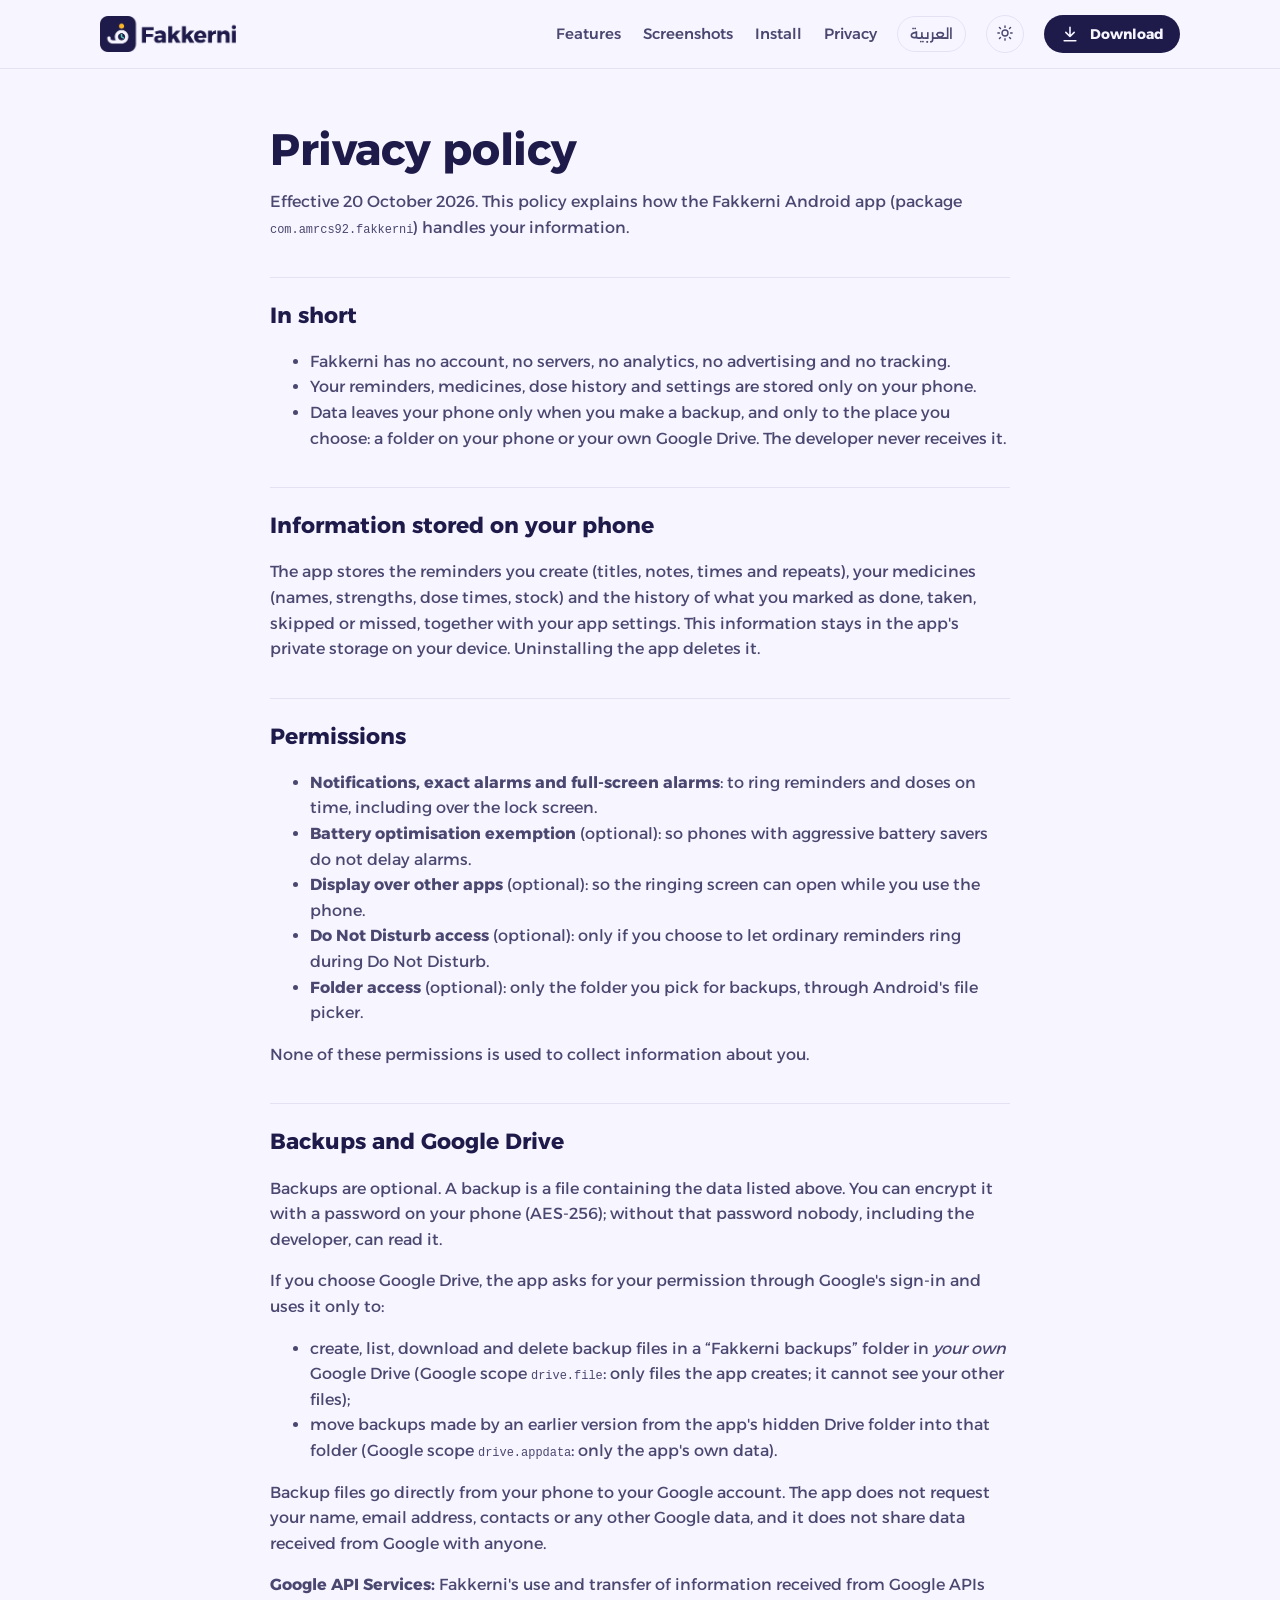
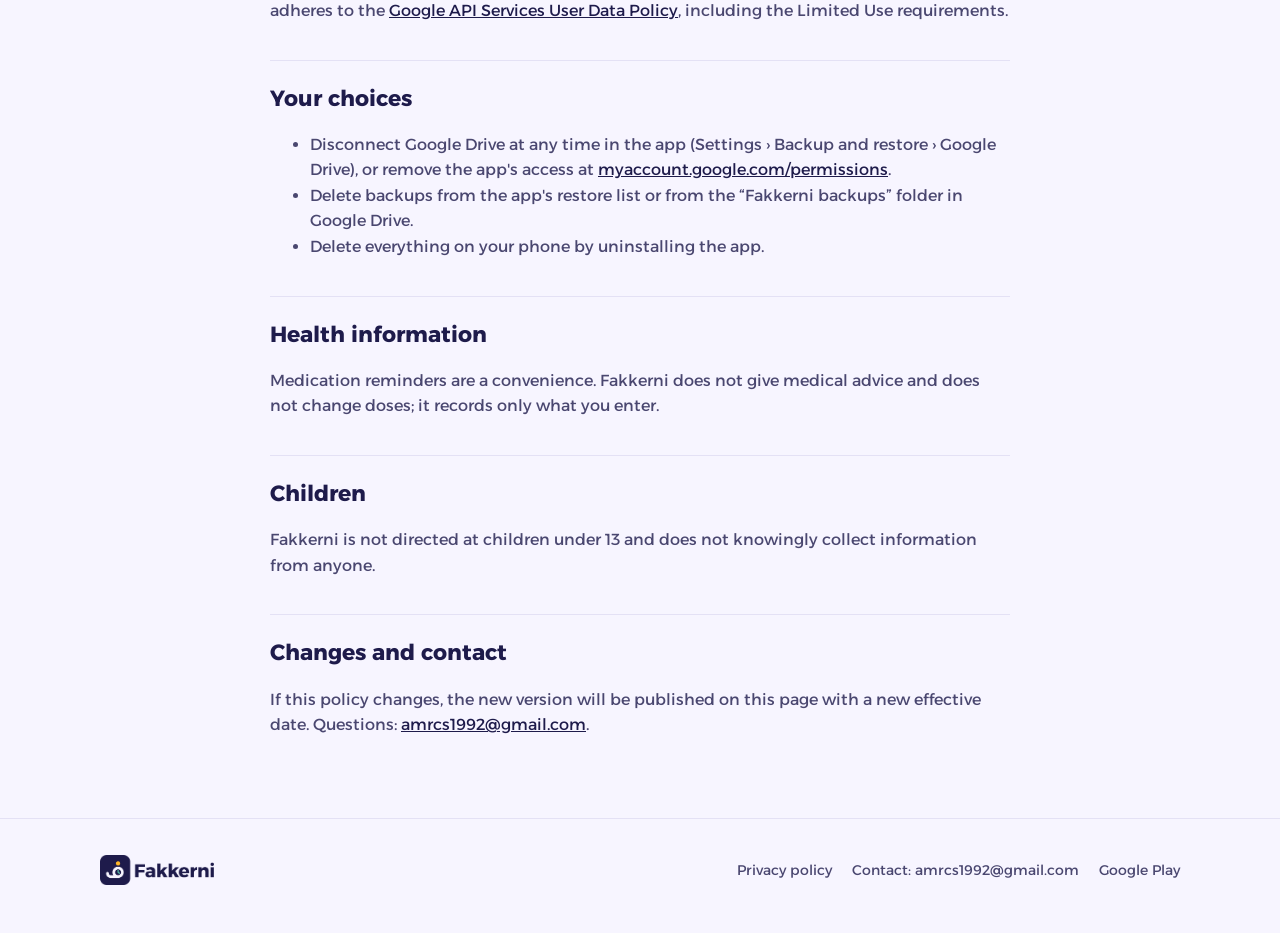
<file: privacy.html>
<!doctype html>
<html lang="en" dir="ltr">
<head>
  <meta charset="utf-8">
  <meta name="viewport" content="width=device-width, initial-scale=1">
  <meta name="google-site-verification" content="37A9ifyA773BNoFikE5AMEz3uKGSye-tLVznHpkyCa8">
  <title>Privacy policy · Fakkerni</title>
  <meta name="description" content="Fakkerni is a free Arabic and English alarm, reminder and medication app for Android. No account, no ads, no tracking.">
  <meta property="og:title" content="Privacy policy · Fakkerni">
  <meta property="og:description" content="Fakkerni is a free Arabic and English alarm, reminder and medication app for Android. No account, no ads, no tracking.">
  <meta property="og:image" content="https://amrcs92.github.io/fakkerni-site/assets/icon.png">
  <link rel="icon" href="assets/icon.png">
  <link rel="preconnect" href="https://fonts.googleapis.com">
  <link rel="preconnect" href="https://fonts.gstatic.com" crossorigin>
  <link href="https://fonts.googleapis.com/css2?family=Alexandria:wght@400;500;700&display=swap" rel="stylesheet">
  <link rel="stylesheet" href="style.css">
  <script>try { const t = localStorage.getItem('theme'); if (t === 'light' || t === 'dark') document.documentElement.dataset.theme = t; } catch (e) {}
    // Scroll reveals hide content until it is in view, so only when motion is welcome and the browser can tell.
    if ('IntersectionObserver' in window && !matchMedia('(prefers-reduced-motion: reduce)').matches) document.documentElement.classList.add('motion');</script>
</head>
<body>
  <header class="topbar">
    <div class="container">
      <a class="brand" href="./"><img class="logo-light" src="assets/logo-en-light.png" alt="Fakkerni · فكّرني"><img class="logo-dark" src="assets/logo-en-dark.png" alt="Fakkerni · فكّرني"></a>
      <nav class="links" aria-label="Sections"><a href="./#features">Features</a><a href="./#screenshots">Screenshots</a><a href="./#install">Install</a><a href="./#privacy">Privacy</a></nav>
      <a class="lang-switch" href="ar/privacy.html" hreflang="ar">العربية</a>
      <button type="button" class="theme-toggle" aria-label="Switch light or dark" title="Switch light or dark"><span class="sun"><svg viewBox="0 0 24 24" fill="none" stroke="currentColor" stroke-width="1.9" stroke-linecap="round" stroke-linejoin="round" aria-hidden="true"><circle cx="12" cy="12" r="4"/><path d="M12 2.5v2M12 19.5v2M4.6 4.6 6 6M18 18l1.4 1.4M2.5 12h2M19.5 12h2M4.6 19.4 6 18M18 6l1.4-1.4"/></svg></span><span class="moon"><svg viewBox="0 0 24 24" fill="none" stroke="currentColor" stroke-width="1.9" stroke-linecap="round" stroke-linejoin="round" aria-hidden="true"><path d="M20 14.5A8 8 0 1 1 9.5 4a6.5 6.5 0 0 0 10.5 10.5z"/></svg></span></button>
      <a class="btn btn-primary btn-sm" href="https://play.google.com/store/apps/details?id=com.amrcs92.fakkerni&amp;hl=en"><svg viewBox="0 0 24 24" fill="none" stroke="currentColor" stroke-width="1.9" stroke-linecap="round" stroke-linejoin="round" aria-hidden="true"><path d="M12 4v11M7 10l5 5 5-5M5 20h14"/></svg>Download</a>
    </div>
  </header>
  <main class="policy">
<h1>Privacy policy</h1>
      <p>Effective 20 October 2026. This policy explains how the Fakkerni Android app (package <code>com.amrcs92.fakkerni</code>) handles your information.</p>

      <h2>In short</h2>
      <ul>
        <li>Fakkerni has no account, no servers, no analytics, no advertising and no tracking.</li>
        <li>Your reminders, medicines, dose history and settings are stored only on your phone.</li>
        <li>Data leaves your phone only when you make a backup, and only to the place you choose: a folder on your phone or your own Google Drive. The developer never receives it.</li>
      </ul>

      <h2>Information stored on your phone</h2>
      <p>The app stores the reminders you create (titles, notes, times and repeats), your medicines (names, strengths, dose times, stock) and the history of what you marked as done, taken, skipped or missed, together with your app settings. This information stays in the app's private storage on your device. Uninstalling the app deletes it.</p>

      <h2>Permissions</h2>
      <ul>
        <li><strong>Notifications, exact alarms and full-screen alarms</strong>: to ring reminders and doses on time, including over the lock screen.</li>
        <li><strong>Battery optimisation exemption</strong> (optional): so phones with aggressive battery savers do not delay alarms.</li>
        <li><strong>Display over other apps</strong> (optional): so the ringing screen can open while you use the phone.</li>
        <li><strong>Do Not Disturb access</strong> (optional): only if you choose to let ordinary reminders ring during Do Not Disturb.</li>
        <li><strong>Folder access</strong> (optional): only the folder you pick for backups, through Android's file picker.</li>
      </ul>
      <p>None of these permissions is used to collect information about you.</p>

      <h2>Backups and Google Drive</h2>
      <p>Backups are optional. A backup is a file containing the data listed above. You can encrypt it with a password on your phone (AES-256); without that password nobody, including the developer, can read it.</p>
      <p>If you choose Google Drive, the app asks for your permission through Google's sign-in and uses it only to:</p>
      <ul>
        <li>create, list, download and delete backup files in a “Fakkerni backups” folder in <em>your own</em> Google Drive (Google scope <code>drive.file</code>: only files the app creates; it cannot see your other files);</li>
        <li>move backups made by an earlier version from the app's hidden Drive folder into that folder (Google scope <code>drive.appdata</code>: only the app's own data).</li>
      </ul>
      <p>Backup files go directly from your phone to your Google account. The app does not request your name, email address, contacts or any other Google data, and it does not share data received from Google with anyone.</p>
      <p><strong>Google API Services:</strong> Fakkerni's use and transfer of information received from Google APIs adheres to the <a href="https://developers.google.com/terms/api-services-user-data-policy">Google API Services User Data Policy</a>, including the Limited Use requirements.</p>

      <h2>Your choices</h2>
      <ul>
        <li>Disconnect Google Drive at any time in the app (Settings › Backup and restore › Google Drive), or remove the app's access at <a href="https://myaccount.google.com/permissions">myaccount.google.com/permissions</a>.</li>
        <li>Delete backups from the app's restore list or from the “Fakkerni backups” folder in Google Drive.</li>
        <li>Delete everything on your phone by uninstalling the app.</li>
      </ul>

      <h2>Health information</h2>
      <p>Medication reminders are a convenience. Fakkerni does not give medical advice and does not change doses; it records only what you enter.</p>

      <h2>Children</h2>
      <p>Fakkerni is not directed at children under 13 and does not knowingly collect information from anyone.</p>

      <h2>Changes and contact</h2>
      <p>If this policy changes, the new version will be published on this page with a new effective date. Questions: <a href="mailto:amrcs1992@gmail.com">amrcs1992@gmail.com</a>.</p>

  </main>
  <footer>
    <div class="container">
      <a href="./"><img class="logo-light" src="assets/logo-en-light.png" alt="Fakkerni · فكّرني"><img class="logo-dark" src="assets/logo-en-dark.png" alt="Fakkerni · فكّرني"></a>
      <nav>
        <a href="privacy.html">Privacy policy</a>
        <a href="mailto:amrcs1992@gmail.com">Contact: amrcs1992@gmail.com</a>
        <a href="https://play.google.com/store/apps/details?id=com.amrcs92.fakkerni&amp;hl=en">Google Play</a>
      </nav>
    </div>
  </footer>
  <script>
    // Light / dark switch: starts from the phone's setting, remembers the visitor's choice.
    const isDark = () =>
      document.documentElement.dataset.theme
        ? document.documentElement.dataset.theme === 'dark'
        : matchMedia('(prefers-color-scheme: dark)').matches;
    // Smooth swaps: the page cross-fades from its old look to its new one (View Transitions, see style.css).
    // Images that are on screen and about to change are fetched first, so they never flash.
    // Reduce motion swaps at once; browsers without View Transitions fade only the colours.
    const fadeSwap = async (update, theme) => {
      const onScreen = (el) => {
        const b = el.getBoundingClientRect();
        return b.bottom > 0 && b.top < innerHeight && b.right > 0 && b.left < innerWidth;
      };
      const loads = [...document.querySelectorAll('img[data-light]')].filter(onScreen).map((img) => {
        const next = new Image();
        next.src = img.dataset[theme];
        return next.decode().catch(() => {});
      });
      await Promise.race([Promise.all(loads), new Promise((done) => setTimeout(done, 400))]);
      if (matchMedia('(prefers-reduced-motion: reduce)').matches) return update();
      if (!document.startViewTransition) {
        document.documentElement.classList.add('theme-fade');
        update();
        await new Promise((done) => setTimeout(done, 400));
        document.documentElement.classList.remove('theme-fade');
        return;
      }
      const swap = document.startViewTransition(update);
      swap.ready.catch(() => {}); // a skipped transition still swaps; nothing to report
      return swap.finished;
    };
    document.querySelector('.theme-toggle').addEventListener('click', () => {
      const root = document.documentElement;
      const next = isDark() ? 'light' : 'dark';
      root.classList.add('theme-switching'); // lets the sun and moon morph (style.css)
      fadeSwap(() => {
        root.dataset.theme = next;
        try { localStorage.setItem('theme', next); } catch (e) {}
        document.dispatchEvent(new CustomEvent('themechange', { detail: next }));
      }, next).finally(() => root.classList.remove('theme-switching'));
    });
  </script>
</body>
</html>
</file>
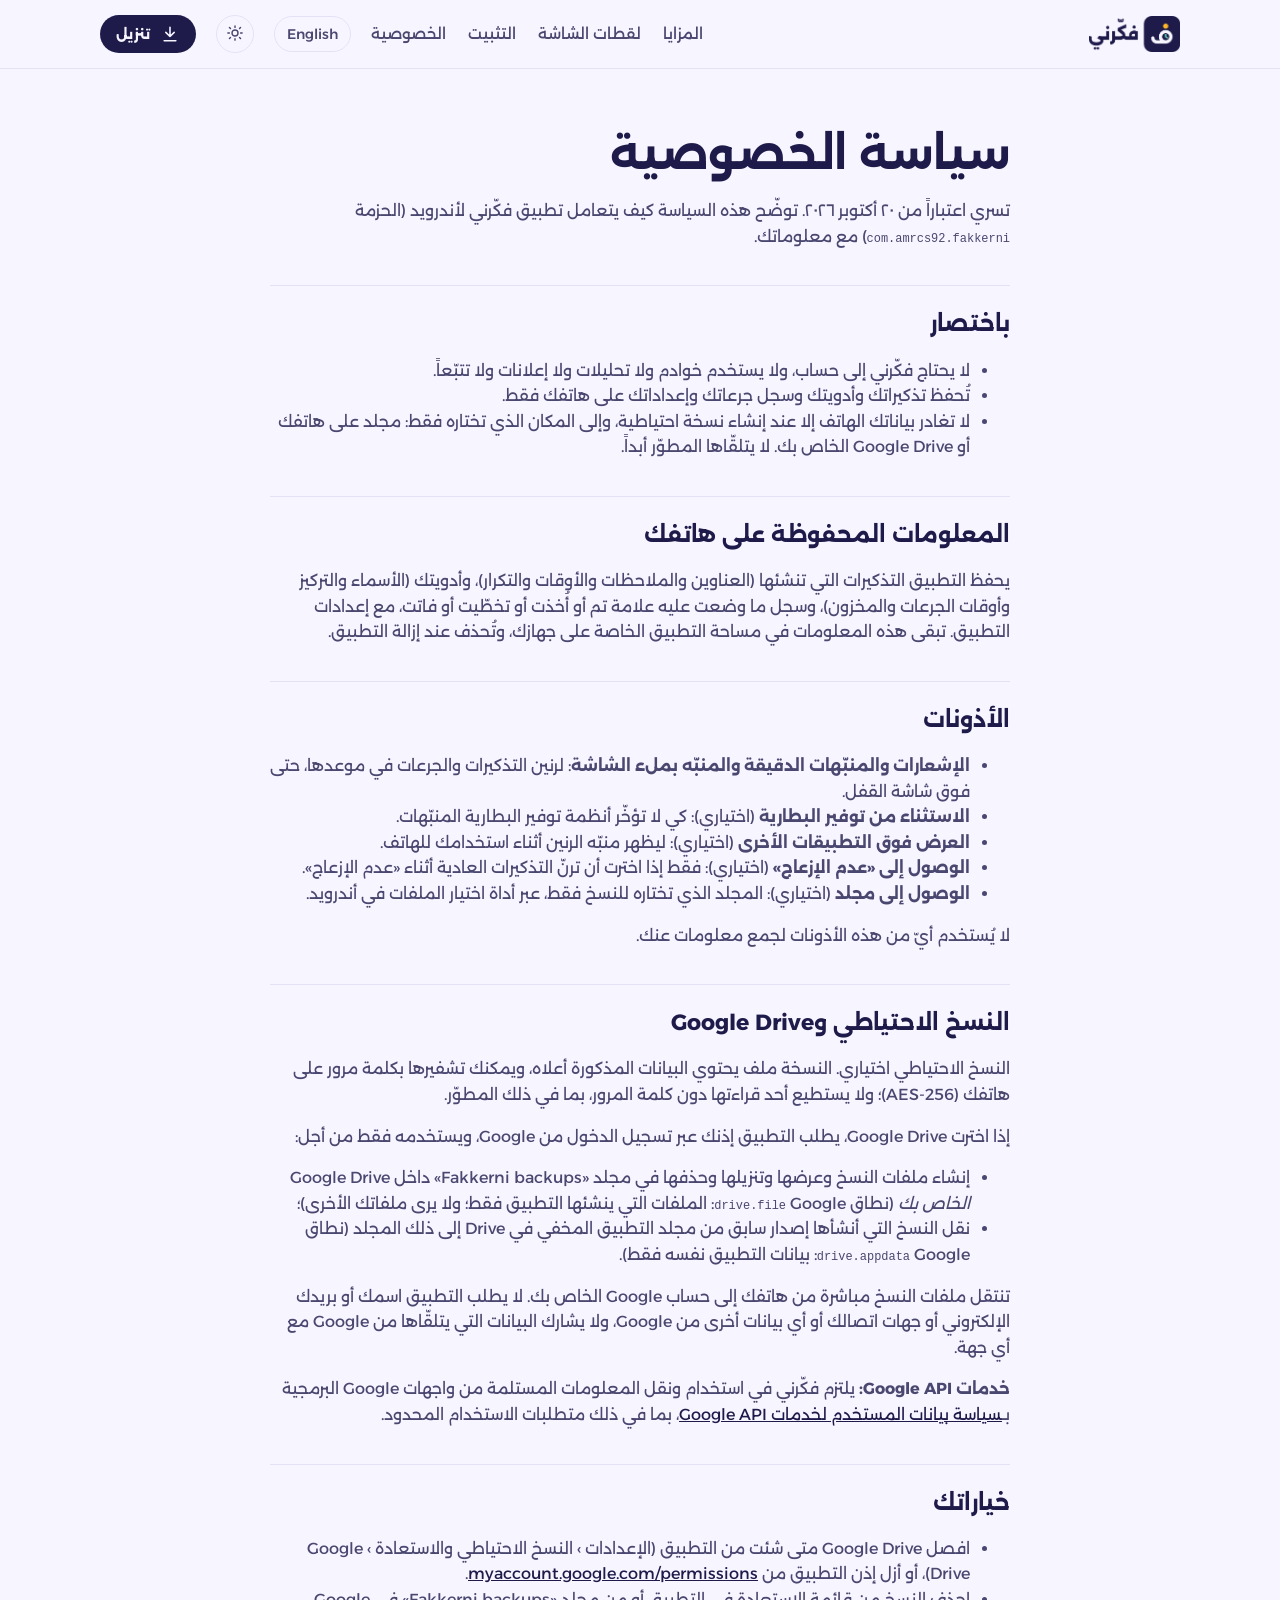
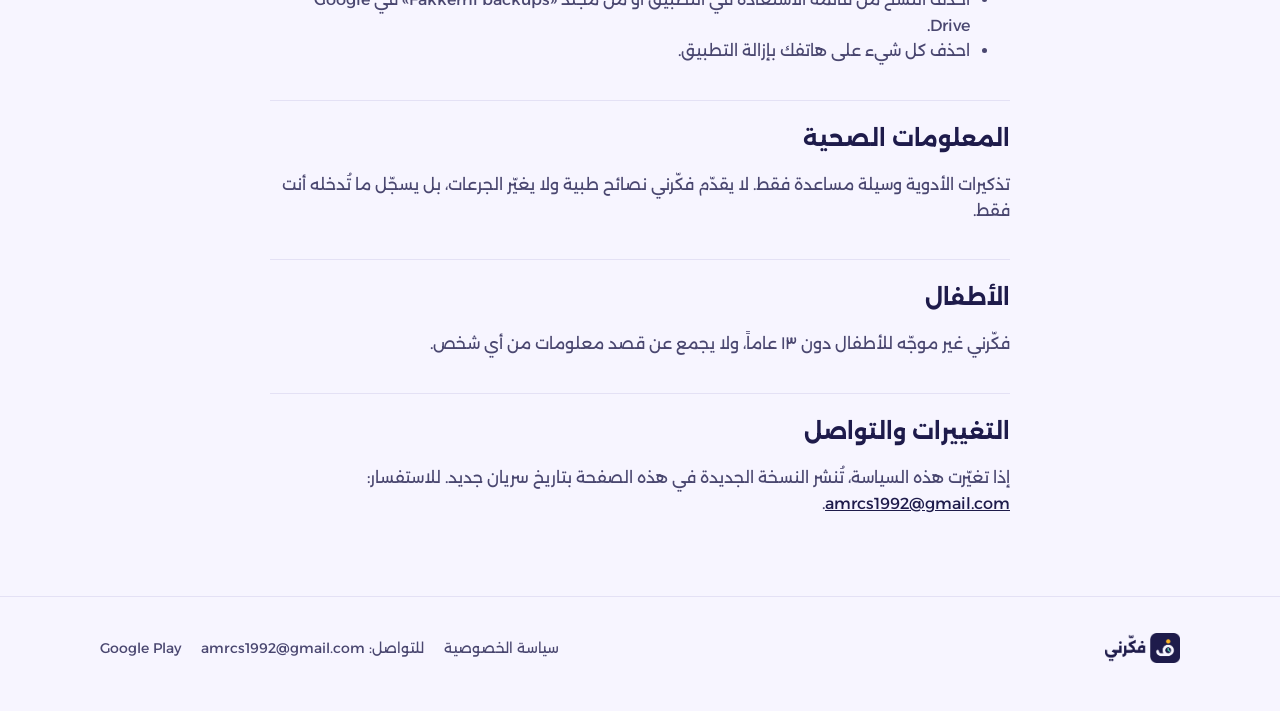
<file: ar/privacy.html>
<!doctype html>
<html lang="ar" dir="rtl">
<head>
  <meta charset="utf-8">
  <meta name="viewport" content="width=device-width, initial-scale=1">
  <meta name="google-site-verification" content="37A9ifyA773BNoFikE5AMEz3uKGSye-tLVznHpkyCa8">
  <title>سياسة الخصوصية · فكّرني</title>
  <meta name="description" content="فكّرني تطبيق مجاني للمنبّهات والتذكيرات والأدوية بالعربية والإنجليزية لأندرويد. بلا حساب ولا إعلانات ولا تتبّع.">
  <meta property="og:title" content="سياسة الخصوصية · فكّرني">
  <meta property="og:description" content="فكّرني تطبيق مجاني للمنبّهات والتذكيرات والأدوية بالعربية والإنجليزية لأندرويد. بلا حساب ولا إعلانات ولا تتبّع.">
  <meta property="og:image" content="https://amrcs92.github.io/fakkerni-site/assets/icon.png">
  <link rel="icon" href="../assets/icon.png">
  <link rel="preconnect" href="https://fonts.googleapis.com">
  <link rel="preconnect" href="https://fonts.gstatic.com" crossorigin>
  <link href="https://fonts.googleapis.com/css2?family=Alexandria:wght@400;500;700&display=swap" rel="stylesheet">
  <link rel="stylesheet" href="../style.css">
  <script>try { const t = localStorage.getItem('theme'); if (t === 'light' || t === 'dark') document.documentElement.dataset.theme = t; } catch (e) {}
    // Scroll reveals hide content until it is in view, so only when motion is welcome and the browser can tell.
    if ('IntersectionObserver' in window && !matchMedia('(prefers-reduced-motion: reduce)').matches) document.documentElement.classList.add('motion');</script>
</head>
<body>
  <header class="topbar">
    <div class="container">
      <a class="brand" href="./"><img class="logo-light" src="../assets/logo-ar-light.png" alt="فكّرني · Fakkerni"><img class="logo-dark" src="../assets/logo-ar-dark.png" alt="فكّرني · Fakkerni"></a>
      <nav class="links" aria-label="Sections"><a href="./#features">المزايا</a><a href="./#screenshots">لقطات الشاشة</a><a href="./#install">التثبيت</a><a href="./#privacy">الخصوصية</a></nav>
      <a class="lang-switch" href="../privacy.html" hreflang="en">English</a>
      <button type="button" class="theme-toggle" aria-label="التبديل بين الفاتح والداكن" title="التبديل بين الفاتح والداكن"><span class="sun"><svg viewBox="0 0 24 24" fill="none" stroke="currentColor" stroke-width="1.9" stroke-linecap="round" stroke-linejoin="round" aria-hidden="true"><circle cx="12" cy="12" r="4"/><path d="M12 2.5v2M12 19.5v2M4.6 4.6 6 6M18 18l1.4 1.4M2.5 12h2M19.5 12h2M4.6 19.4 6 18M18 6l1.4-1.4"/></svg></span><span class="moon"><svg viewBox="0 0 24 24" fill="none" stroke="currentColor" stroke-width="1.9" stroke-linecap="round" stroke-linejoin="round" aria-hidden="true"><path d="M20 14.5A8 8 0 1 1 9.5 4a6.5 6.5 0 0 0 10.5 10.5z"/></svg></span></button>
      <a class="btn btn-primary btn-sm" href="https://play.google.com/store/apps/details?id=com.amrcs92.fakkerni&amp;hl=ar"><svg viewBox="0 0 24 24" fill="none" stroke="currentColor" stroke-width="1.9" stroke-linecap="round" stroke-linejoin="round" aria-hidden="true"><path d="M12 4v11M7 10l5 5 5-5M5 20h14"/></svg>تنزيل</a>
    </div>
  </header>
  <main class="policy">
<h1>سياسة الخصوصية</h1>
        <p>تسري اعتباراً من ٢٠ أكتوبر ٢٠٢٦. توضّح هذه السياسة كيف يتعامل تطبيق فكّرني لأندرويد (الحزمة <code>com.amrcs92.fakkerni</code>) مع معلوماتك.</p>

        <h2>باختصار</h2>
        <ul>
          <li>لا يحتاج فكّرني إلى حساب، ولا يستخدم خوادم ولا تحليلات ولا إعلانات ولا تتبّعاً.</li>
          <li>تُحفظ تذكيراتك وأدويتك وسجل جرعاتك وإعداداتك على هاتفك فقط.</li>
          <li>لا تغادر بياناتك الهاتف إلا عند إنشاء نسخة احتياطية، وإلى المكان الذي تختاره فقط: مجلد على هاتفك أو Google Drive الخاص بك. لا يتلقّاها المطوّر أبداً.</li>
        </ul>

        <h2>المعلومات المحفوظة على هاتفك</h2>
        <p>يحفظ التطبيق التذكيرات التي تنشئها (العناوين والملاحظات والأوقات والتكرار)، وأدويتك (الأسماء والتركيز وأوقات الجرعات والمخزون)، وسجل ما وضعت عليه علامة تم أو أُخذت أو تخطّيت أو فاتت، مع إعدادات التطبيق. تبقى هذه المعلومات في مساحة التطبيق الخاصة على جهازك، وتُحذف عند إزالة التطبيق.</p>

        <h2>الأذونات</h2>
        <ul>
          <li><strong>الإشعارات والمنبّهات الدقيقة والمنبّه بملء الشاشة</strong>: لرنين التذكيرات والجرعات في موعدها، حتى فوق شاشة القفل.</li>
          <li><strong>الاستثناء من توفير البطارية</strong> (اختياري): كي لا تؤخّر أنظمة توفير البطارية المنبّهات.</li>
          <li><strong>العرض فوق التطبيقات الأخرى</strong> (اختياري): ليظهر منبّه الرنين أثناء استخدامك للهاتف.</li>
          <li><strong>الوصول إلى «عدم الإزعاج»</strong> (اختياري): فقط إذا اخترت أن ترنّ التذكيرات العادية أثناء «عدم الإزعاج».</li>
          <li><strong>الوصول إلى مجلد</strong> (اختياري): المجلد الذي تختاره للنسخ فقط، عبر أداة اختيار الملفات في أندرويد.</li>
        </ul>
        <p>لا يُستخدم أيّ من هذه الأذونات لجمع معلومات عنك.</p>

        <h2>النسخ الاحتياطي وGoogle Drive</h2>
        <p>النسخ الاحتياطي اختياري. النسخة ملف يحتوي البيانات المذكورة أعلاه، ويمكنك تشفيرها بكلمة مرور على هاتفك (AES-256)؛ ولا يستطيع أحد قراءتها دون كلمة المرور، بما في ذلك المطوّر.</p>
        <p>إذا اخترت Google Drive، يطلب التطبيق إذنك عبر تسجيل الدخول من Google، ويستخدمه فقط من أجل:</p>
        <ul>
          <li>إنشاء ملفات النسخ وعرضها وتنزيلها وحذفها في مجلد «Fakkerni backups» داخل Google Drive <em>الخاص بك</em> (نطاق Google ‏<code>drive.file</code>: الملفات التي ينشئها التطبيق فقط؛ ولا يرى ملفاتك الأخرى)؛</li>
          <li>نقل النسخ التي أنشأها إصدار سابق من مجلد التطبيق المخفي في Drive إلى ذلك المجلد (نطاق Google ‏<code>drive.appdata</code>: بيانات التطبيق نفسه فقط).</li>
        </ul>
        <p>تنتقل ملفات النسخ مباشرة من هاتفك إلى حساب Google الخاص بك. لا يطلب التطبيق اسمك أو بريدك الإلكتروني أو جهات اتصالك أو أي بيانات أخرى من Google، ولا يشارك البيانات التي يتلقّاها من Google مع أي جهة.</p>
        <p><strong>خدمات Google API:</strong> يلتزم فكّرني في استخدام ونقل المعلومات المستلمة من واجهات Google البرمجية بـ<a href="https://developers.google.com/terms/api-services-user-data-policy">سياسة بيانات المستخدم لخدمات Google API</a>، بما في ذلك متطلبات الاستخدام المحدود.</p>

        <h2>خياراتك</h2>
        <ul>
          <li>افصل Google Drive متى شئت من التطبيق (الإعدادات › النسخ الاحتياطي والاستعادة › Google Drive)، أو أزل إذن التطبيق من <a href="https://myaccount.google.com/permissions">myaccount.google.com/permissions</a>.</li>
          <li>احذف النسخ من قائمة الاستعادة في التطبيق أو من مجلد «Fakkerni backups» في Google Drive.</li>
          <li>احذف كل شيء على هاتفك بإزالة التطبيق.</li>
        </ul>

        <h2>المعلومات الصحية</h2>
        <p>تذكيرات الأدوية وسيلة مساعدة فقط. لا يقدّم فكّرني نصائح طبية ولا يغيّر الجرعات، بل يسجّل ما تُدخله أنت فقط.</p>

        <h2>الأطفال</h2>
        <p>فكّرني غير موجّه للأطفال دون ١٣ عاماً، ولا يجمع عن قصد معلومات من أي شخص.</p>

        <h2>التغييرات والتواصل</h2>
        <p>إذا تغيّرت هذه السياسة، تُنشر النسخة الجديدة في هذه الصفحة بتاريخ سريان جديد. للاستفسار: <a href="mailto:amrcs1992@gmail.com">amrcs1992@gmail.com</a>.</p>

  </main>
  <footer>
    <div class="container">
      <a href="./"><img class="logo-light" src="../assets/logo-ar-light.png" alt="فكّرني · Fakkerni"><img class="logo-dark" src="../assets/logo-ar-dark.png" alt="فكّرني · Fakkerni"></a>
      <nav>
        <a href="privacy.html">سياسة الخصوصية</a>
        <a href="mailto:amrcs1992@gmail.com">للتواصل: amrcs1992@gmail.com</a>
        <a href="https://play.google.com/store/apps/details?id=com.amrcs92.fakkerni&amp;hl=ar">Google Play</a>
      </nav>
    </div>
  </footer>
  <script>
    // Light / dark switch: starts from the phone's setting, remembers the visitor's choice.
    const isDark = () =>
      document.documentElement.dataset.theme
        ? document.documentElement.dataset.theme === 'dark'
        : matchMedia('(prefers-color-scheme: dark)').matches;
    // Smooth swaps: the page cross-fades from its old look to its new one (View Transitions, see style.css).
    // Images that are on screen and about to change are fetched first, so they never flash.
    // Reduce motion swaps at once; browsers without View Transitions fade only the colours.
    const fadeSwap = async (update, theme) => {
      const onScreen = (el) => {
        const b = el.getBoundingClientRect();
        return b.bottom > 0 && b.top < innerHeight && b.right > 0 && b.left < innerWidth;
      };
      const loads = [...document.querySelectorAll('img[data-light]')].filter(onScreen).map((img) => {
        const next = new Image();
        next.src = img.dataset[theme];
        return next.decode().catch(() => {});
      });
      await Promise.race([Promise.all(loads), new Promise((done) => setTimeout(done, 400))]);
      if (matchMedia('(prefers-reduced-motion: reduce)').matches) return update();
      if (!document.startViewTransition) {
        document.documentElement.classList.add('theme-fade');
        update();
        await new Promise((done) => setTimeout(done, 400));
        document.documentElement.classList.remove('theme-fade');
        return;
      }
      const swap = document.startViewTransition(update);
      swap.ready.catch(() => {}); // a skipped transition still swaps; nothing to report
      return swap.finished;
    };
    document.querySelector('.theme-toggle').addEventListener('click', () => {
      const root = document.documentElement;
      const next = isDark() ? 'light' : 'dark';
      root.classList.add('theme-switching'); // lets the sun and moon morph (style.css)
      fadeSwap(() => {
        root.dataset.theme = next;
        try { localStorage.setItem('theme', next); } catch (e) {}
        document.dispatchEvent(new CustomEvent('themechange', { detail: next }));
      }, next).finally(() => root.classList.remove('theme-switching'));
    });
  </script>
</body>
</html>
</file>
<file: style.css>
/* Fakkerni website. Brand tokens from the app (indigo, paper, mint, marigold). */
:root {
  --bg: #f7f5ff;
  --bg2: #efedfb;
  --surface: #ffffff;
  --ink: #1e1b4b;
  --ink2: #4a4770;
  --ink3: #67648c;
  --line: #e4e1f5;
  --primary: #1e1b4b;
  --on-primary: #f7f5ff;
  --mint: #5ed3b4;
  --mint-ink: #0f7a60;
  --marigold: #ffb627;
  --hero: #1e1b4b;
  --hero-ink: #f7f5ff;
  --hero-ink2: #c9c6ea;
  --shadow: 0 24px 60px -20px rgba(30, 27, 75, 0.35);
  --radius: 24px;
  --glow-a: rgba(94, 211, 180, 0.5);
  --glow-b: rgba(185, 180, 255, 0.65);
  --card-shadow: 0 22px 44px -26px rgba(30, 27, 75, 0.4);
  --line-hover: color-mix(in srgb, var(--mint) 55%, var(--line));
  /* Motion: one ease for things arriving, one for slow loops. Distances drop to 0 under reduce motion. */
  --ease-out: cubic-bezier(0.22, 1, 0.36, 1);
  --ease-loop: cubic-bezier(0.37, 0, 0.63, 1);
  --t-press: 120ms;
  --t-hover: 220ms;
  --t-reveal: 700ms;
  --t-enter: 800ms;
  --lift-sm: -2px;
  --lift: -4px;
  --lift-lg: -6px;
  --nudge: 4px;
  --pop: 1.08;
  --press: 0.98;
  color-scheme: light dark;
}
@media (prefers-color-scheme: dark) {
  :root:not([data-theme='light']) {
    --bg: #0d0c1f;
    --bg2: #13122a;
    --surface: #18172f;
    --ink: #f7f5ff;
    --ink2: #c9c6ea;
    --ink3: #9a97c2;
    --line: #2e2a5e;
    --primary: #b9b4ff;
    --on-primary: #0d0c1f;
    --mint-ink: #5ed3b4;
    --hero: #18172f;
    --shadow: 0 24px 60px -24px rgba(0, 0, 0, 0.8);
    --glow-a: rgba(94, 211, 180, 0.3);
    --glow-b: rgba(124, 112, 255, 0.45);
    --card-shadow: 0 22px 44px -22px rgba(0, 0, 0, 0.75);
  }
}
:root[data-theme='dark'] {
  --bg: #0d0c1f;
  --bg2: #13122a;
  --surface: #18172f;
  --ink: #f7f5ff;
  --ink2: #c9c6ea;
  --ink3: #9a97c2;
  --line: #2e2a5e;
  --primary: #b9b4ff;
  --on-primary: #0d0c1f;
  --mint-ink: #5ed3b4;
  --hero: #18172f;
  --shadow: 0 24px 60px -24px rgba(0, 0, 0, 0.8);
  --glow-a: rgba(94, 211, 180, 0.3);
  --glow-b: rgba(124, 112, 255, 0.45);
  --card-shadow: 0 22px 44px -22px rgba(0, 0, 0, 0.75);
}
:root[data-theme='light'] { color-scheme: light; }
:root[data-theme='dark'] { color-scheme: dark; }

* { box-sizing: border-box; }
html { -webkit-text-size-adjust: 100%; scroll-behavior: smooth; }
body {
  margin: 0;
  background: var(--bg);
  color: var(--ink);
  font-family: 'Alexandria', 'Segoe UI', system-ui, sans-serif;
  line-height: 1.6;
}
img { max-width: 100%; display: block; }
a { color: inherit; }
.container { max-width: 1120px; margin: 0 auto; padding: 0 20px; }

/* ── Top bar ─────────────────────────────────────────── */
.topbar {
  position: sticky; top: 0; z-index: 10;
  background: color-mix(in srgb, var(--bg) 85%, transparent);
  backdrop-filter: blur(12px);
  border-bottom: 1px solid var(--line);
}
.topbar .container { display: flex; align-items: center; gap: 20px; height: 68px; }
.brand { display: flex; align-items: center; text-decoration: none; }
.brand img { height: 36px; width: auto; }
.logo-dark { display: none !important; }
@media (prefers-color-scheme: dark) {
  :root:not([data-theme='light']) .logo-light { display: none !important; }
  :root:not([data-theme='light']) .logo-dark { display: block !important; }
}
:root[data-theme='dark'] .logo-light { display: none !important; }
:root[data-theme='dark'] .logo-dark { display: block !important; }

/* Light / dark switch */
.theme-toggle {
  display: grid; place-items: center; width: 38px; height: 38px; flex: 0 0 38px; padding: 0;
  border: 1px solid var(--line); border-radius: 999px; background: transparent; color: var(--ink2); cursor: pointer;
}
.theme-toggle:hover { color: var(--ink); }
.theme-toggle svg { width: 18px; height: 18px; }
.theme-toggle .moon { display: none; }
@media (prefers-color-scheme: dark) {
  :root:not([data-theme='light']) .theme-toggle .sun { display: none; }
  :root:not([data-theme='light']) .theme-toggle .moon { display: block; }
}
:root[data-theme='dark'] .theme-toggle .sun { display: none; }
:root[data-theme='dark'] .theme-toggle .moon { display: block; }
.links { display: flex; gap: 22px; margin-inline-start: auto; }
.links a { text-decoration: none; color: var(--ink2); font-weight: 500; font-size: 15px; }
.links a:hover { color: var(--ink); }
.lang-switch {
  text-decoration: none; font-weight: 500; font-size: 14px; color: var(--ink2);
  border: 1px solid var(--line); border-radius: 999px; padding: 6px 12px;
}
.btn {
  display: inline-flex; align-items: center; gap: 10px; text-decoration: none;
  font-weight: 700; border-radius: 999px; padding: 12px 22px; font-size: 15px;
}
.btn-primary { background: var(--primary); color: var(--on-primary); box-shadow: var(--shadow); }
.btn-ghost { border: 1px solid var(--line); color: var(--ink); }
.btn-sm { padding: 8px 16px; font-size: 14px; box-shadow: none; }
.btn svg { width: 20px; height: 20px; }

/* ── Hero ────────────────────────────────────────────── */
.hero { padding: 72px 0 56px; overflow: hidden; }
.hero .container { display: grid; grid-template-columns: 1.05fr 1fr; gap: 48px; align-items: center; }
.eyebrow {
  display: inline-flex; align-items: center; gap: 8px; font-size: 14px; font-weight: 500;
  color: var(--ink2); background: var(--surface); border: 1px solid var(--line);
  border-radius: 999px; padding: 6px 14px;
}
.eyebrow .dot { width: 8px; height: 8px; border-radius: 50%; background: var(--mint); }
h1 { font-size: clamp(36px, 5.4vw, 58px); line-height: 1.1; margin: 20px 0 16px; letter-spacing: -0.01em; }
[dir='rtl'] h1 { line-height: 1.3; letter-spacing: 0; }
.lead { font-size: clamp(17px, 2vw, 19px); color: var(--ink2); max-width: 560px; margin: 0 0 28px; }
.cta { display: flex; flex-wrap: wrap; gap: 12px; align-items: center; }
.meta { margin-top: 14px; font-size: 14px; color: var(--ink3); }
.phones { position: relative; height: 560px; }
.phone {
  position: absolute; width: 250px; border-radius: 38px; padding: 9px;
  background: #0b0a1a; box-shadow: var(--shadow);
}
.phone img { border-radius: 30px; }
.phone.front { inset-inline-start: 18%; top: 0; z-index: 2; }
.phone.back { inset-inline-start: 50%; top: 56px; transform: rotate(6deg); opacity: 0.96; }
[dir='rtl'] .phone.back { transform: rotate(-6deg); }

/* ── Trust strip ─────────────────────────────────────── */
.trust { border-block: 1px solid var(--line); background: var(--bg2); }
.trust ul {
  list-style: none; margin: 0; padding: 18px 0; display: flex; flex-wrap: wrap;
  justify-content: center; gap: 12px 36px;
}
.trust li { display: flex; align-items: center; gap: 8px; color: var(--ink2); font-weight: 500; font-size: 15px; }
.trust svg { width: 18px; height: 18px; color: var(--mint-ink); }

/* ── Sections ────────────────────────────────────────── */
section.block { padding: 88px 0; }
.section-head { max-width: 640px; margin: 0 auto 44px; text-align: center; }
.section-head h2 { font-size: clamp(28px, 3.6vw, 38px); line-height: 1.2; margin: 0 0 12px; }
.section-head p { color: var(--ink2); margin: 0; font-size: 17px; }
.features { display: grid; grid-template-columns: repeat(3, 1fr); gap: 18px; }
.feature {
  background: var(--surface); border: 1px solid var(--line); border-radius: var(--radius); padding: 26px;
}
.feature .icon {
  width: 48px; height: 48px; border-radius: 16px; display: grid; place-items: center;
  background: var(--bg2); color: var(--ink); margin-bottom: 16px;
}
.feature .icon svg { width: 24px; height: 24px; }
.feature h3 { margin: 0 0 6px; font-size: 18px; }
.feature p { margin: 0; color: var(--ink2); font-size: 15px; }

/* ── Gallery ─────────────────────────────────────────── */
.gallery-bar { display: flex; justify-content: center; margin-bottom: 28px; }
.seg { display: inline-flex; border: 1px solid var(--line); border-radius: 999px; padding: 4px; background: var(--surface); }
.seg button {
  font: inherit; font-size: 14px; font-weight: 500; border: 0; background: transparent; color: var(--ink2);
  padding: 8px 18px; border-radius: 999px; cursor: pointer;
}
.seg button[aria-pressed='true'] { background: var(--primary); color: var(--on-primary); }
.gallery { display: flex; gap: 20px; overflow-x: auto; padding: 8px 4px 20px; scroll-snap-type: x mandatory; }
.gallery figure { margin: 0; flex: 0 0 220px; scroll-snap-align: start; text-align: center; }
.gallery .phone { position: static; width: 220px; padding: 7px; border-radius: 32px; }
.gallery .phone img { border-radius: 26px; }
.gallery figcaption { margin-top: 12px; font-weight: 500; color: var(--ink2); font-size: 15px; }

/* ── Install ─────────────────────────────────────────── */
.install { display: grid; grid-template-columns: 1fr 1fr; gap: 24px; align-items: start; }
.download-card {
  background: var(--hero); color: var(--hero-ink); border-radius: 32px; padding: 32px; box-shadow: var(--shadow);
}
.download-card h3 { margin: 0 0 4px; font-size: 24px; }
.download-card p { color: var(--hero-ink2); margin: 0 0 20px; }
.download-card .btn-primary { background: var(--hero-ink); color: var(--hero); }
.facts { display: grid; grid-template-columns: repeat(3, 1fr); gap: 10px; margin: 22px 0 18px; }
.facts div { background: rgba(247, 245, 255, 0.08); border-radius: 16px; padding: 12px 14px; }
.facts dt { font-size: 12px; color: var(--hero-ink2); }
.facts dd { margin: 2px 0 0; font-weight: 700; }
.checksum { font-size: 12px; color: var(--hero-ink2); word-break: break-all; }
.checksum code { font-family: ui-monospace, Menlo, Consolas, monospace; }
.steps { list-style: none; margin: 0; padding: 0; display: grid; gap: 14px; counter-reset: step; }
.steps li {
  counter-increment: step; background: var(--surface); border: 1px solid var(--line); border-radius: 20px;
  padding: 18px 20px 18px 64px; position: relative;
}
[dir='rtl'] .steps li { padding: 18px 64px 18px 20px; }
.steps li::before {
  content: counter(step); position: absolute; inset-inline-start: 18px; top: 18px; width: 30px; height: 30px;
  border-radius: 50%; display: grid; place-items: center; background: var(--primary); color: var(--on-primary);
  font-weight: 700; font-size: 14px;
}
.steps h4 { margin: 0 0 4px; font-size: 16px; }
.steps p { margin: 0; color: var(--ink2); font-size: 15px; }
.note {
  margin-top: 14px; padding: 14px 16px; border-radius: 16px; background: var(--bg2);
  color: var(--ink2); font-size: 14px; border: 1px solid var(--line);
}

/* ── Privacy band ────────────────────────────────────── */
.privacy-band {
  background: var(--surface); border: 1px solid var(--line); border-radius: 32px; padding: 40px;
  display: grid; grid-template-columns: 1fr 1fr; gap: 32px; align-items: center;
}
.privacy-band h2 { font-size: clamp(26px, 3.2vw, 34px); margin: 0 0 12px; line-height: 1.2; }
.privacy-band p { color: var(--ink2); margin: 0 0 20px; }
.checks { list-style: none; margin: 0; padding: 0; display: grid; gap: 12px; }
.checks li { display: flex; gap: 12px; align-items: flex-start; color: var(--ink2); }
.checks svg { flex: 0 0 22px; width: 22px; height: 22px; color: var(--mint-ink); margin-top: 2px; }

/* ── FAQ ─────────────────────────────────────────────── */
.faq { max-width: 760px; margin: 0 auto; display: grid; gap: 10px; }
.faq details { background: var(--surface); border: 1px solid var(--line); border-radius: 18px; padding: 4px 20px; }
.faq summary { cursor: pointer; font-weight: 700; padding: 14px 0; list-style: none; display: flex; justify-content: space-between; gap: 12px; }
.faq summary::-webkit-details-marker { display: none; }
.faq summary::after { content: '+'; color: var(--ink3); font-weight: 400; font-size: 22px; line-height: 1; }
.faq details[open] summary::after { content: '–'; }
.faq p { margin: 0 0 16px; color: var(--ink2); }

/* ── Footer ──────────────────────────────────────────── */
footer { border-top: 1px solid var(--line); padding: 36px 0 48px; margin-top: 40px; }
footer .container { display: flex; flex-wrap: wrap; gap: 16px 32px; align-items: center; justify-content: space-between; }
footer img { height: 30px; width: auto; }
footer nav { display: flex; flex-wrap: wrap; gap: 20px; }
footer a { color: var(--ink2); text-decoration: none; font-size: 14px; }
footer a:hover { color: var(--ink); }
footer small { color: var(--ink3); width: 100%; }

/* ── Policy page ─────────────────────────────────────── */
.policy { max-width: 780px; margin: 0 auto; padding: 56px 20px 24px; }
.policy h1 { font-size: clamp(32px, 4.6vw, 44px); margin-top: 0; }
.policy h2 { font-size: 22px; margin: 36px 0 8px; padding-top: 20px; border-top: 1px solid var(--line); }
.policy p, .policy li { color: var(--ink2); }
.policy a { color: var(--primary); }
.policy code { font-size: 0.92em; }

/* ── Responsive ──────────────────────────────────────── */
@media (max-width: 900px) {
  .hero .container, .install, .privacy-band { grid-template-columns: 1fr; }
  .phones { height: 480px; max-width: 420px; margin: 0 auto; width: 100%; }
  .phone { width: 210px; }
  .features { grid-template-columns: 1fr 1fr; }
  .links { display: none; }
  .topbar .lang-switch { margin-inline-start: auto; }
  .topbar .container { gap: 12px; }
}
@media (max-width: 560px) {
  .features { grid-template-columns: 1fr; }
  .facts { grid-template-columns: 1fr 1fr; }
  section.block { padding: 64px 0; }
  .hero { padding-top: 48px; }
  .privacy-band { padding: 28px 22px; }
  .topbar .btn-sm { display: none; }
}

/* Release line under the hero button, and What's new in the download card */
.release-line { margin-top: 6px; font-size: 14px; display: flex; flex-wrap: wrap; gap: 8px; color: var(--ink3); }
.release-line a { color: var(--ink2); text-decoration: underline; text-underline-offset: 3px; }
.whats-new { background: rgba(247, 245, 255, 0.08); border-radius: 16px; padding: 14px 16px; margin: 0 0 14px; }
.whats-new h4 { margin: 0 0 8px; font-size: 15px; }
.whats-new ul { margin: 0; padding-inline-start: 20px; color: var(--hero-ink2); font-size: 14px; line-height: 1.6; }
.whats-new li + li { margin-top: 4px; }
.download-card .all-versions { margin: 0 0 14px; font-size: 14px; }
.download-card .all-versions a { color: var(--hero-ink); text-decoration: underline; text-underline-offset: 3px; }

/* ── Google Play ─────────────────────────────────────── */
/* The official badge (Google's artwork, transparent padding trimmed), with its clear space kept by
   the margin. The APK sits under it in the download card as the second way to install. */
.play-badge { display: inline-flex; border-radius: 10px; margin: 2px; transition: transform var(--t-hover) var(--ease-out), box-shadow var(--t-hover) var(--ease-out); }
.play-badge img { height: 52px; width: auto; }
.download-card .play-badge img { height: 56px; }
.apk-alt { margin-top: 24px; padding-top: 22px; border-top: 1px solid rgba(247, 245, 255, 0.14); }
.apk-alt h4 { margin: 0 0 4px; font-size: 16px; }
.apk-alt > p { color: var(--hero-ink2); margin: 0 0 14px; font-size: 14px; }
.btn-apk { border: 1px solid rgba(247, 245, 255, 0.32); color: var(--hero-ink); padding: 10px 18px; font-size: 14px; }
.steps-h { margin: 0 0 14px; font-size: 18px; }
@media (hover: hover) and (pointer: fine) {
  .play-badge:hover { transform: translateY(var(--lift-sm)); box-shadow: var(--card-shadow); }
  .btn-apk:hover { border-color: rgba(247, 245, 255, 0.6); background-color: rgba(247, 245, 255, 0.06); }
}
@media (hover: none) {
  .play-badge:active { scale: var(--press); }
}

/* ── Motion ──────────────────────────────────────────── */
/* Hover and press states run on every device; anything that travels or loops sits behind
   prefers-reduced-motion. Entrances and reveals move on `translate`, hover on `transform`,
   so the two never fight (and the back phone keeps its tilt). */
@media (prefers-reduced-motion: reduce) {
  html { scroll-behavior: auto; }
  :root { --lift-sm: 0px; --lift: 0px; --lift-lg: 0px; --nudge: 0px; --pop: 1; --press: 1; }
}

/* Soft glow behind the phones (drawn for the light and dark themes, mirrored for RTL) */
.phones { isolation: isolate; }
.phones::before {
  content: ''; position: absolute; z-index: -1; inset-block: -6% -8%; inset-inline: -8% -14%;
  background:
    radial-gradient(closest-side at 40% 42%, var(--glow-a), transparent),
    radial-gradient(closest-side at 66% 62%, var(--glow-b), transparent);
  filter: blur(48px); pointer-events: none;
}
[dir='rtl'] .phones::before { transform: scaleX(-1); }
.eyebrow .dot { position: relative; }
.eyebrow .dot::after { content: ''; position: absolute; inset: 0; border-radius: 50%; background: var(--mint); opacity: 0; }

/* Hover, focus and press */
.btn, .feature, .steps li, .gallery .phone {
  transition:
    transform var(--t-hover) var(--ease-out), box-shadow var(--t-hover) var(--ease-out),
    border-color var(--t-hover) var(--ease-out), background-color var(--t-hover) var(--ease-out),
    scale var(--t-press) var(--ease-out);
}
.btn svg, .feature .icon, .checks svg { transition: translate var(--t-hover) var(--ease-out), scale var(--t-hover) var(--ease-out), background-color var(--t-hover) var(--ease-out), color var(--t-hover) var(--ease-out); }
.steps li::before, .seg button, .faq details, .checks li, .lang-switch, .theme-toggle, .links a, footer a {
  transition: background-color var(--t-hover) var(--ease-out), color var(--t-hover) var(--ease-out), border-color var(--t-hover) var(--ease-out);
}
:where(a, button, summary):focus-visible { outline: 2px solid var(--mint); outline-offset: 3px; }

@media (hover: hover) and (pointer: fine) {
  .btn:hover { transform: translateY(var(--lift-sm)); }
  .btn-primary:hover { box-shadow: 0 28px 60px -18px rgba(30, 27, 75, 0.45); }
  .btn:hover svg { translate: 0 2px; }
  .btn-ghost:hover { border-color: var(--line-hover); background-color: var(--surface); }
  .lang-switch:hover, .theme-toggle:hover { border-color: var(--line-hover); color: var(--ink); }

  .feature:hover { transform: translateY(var(--lift)); box-shadow: var(--card-shadow); border-color: var(--line-hover); }
  .feature:hover .icon { background-color: color-mix(in srgb, var(--mint) 24%, var(--bg2)); color: var(--mint-ink); scale: var(--pop); }

  .gallery figure:hover .phone { transform: translateY(var(--lift-lg)); }
  .seg button:not([aria-pressed='true']):hover { color: var(--ink); }

  .steps li:hover { transform: translateX(var(--nudge)); border-color: var(--line-hover); }
  [dir='rtl'] .steps li:hover { transform: translateX(calc(var(--nudge) * -1)); }
  .steps li:hover::before { background-color: var(--mint); color: #1e1b4b; }

  .checks li:hover { color: var(--ink); }
  .checks li:hover svg { scale: var(--pop); }
  .faq details:hover { border-color: var(--line-hover); }
}
/* Phones and tablets: no hover, so a short press instead */
@media (hover: none) {
  .btn:active, .feature:active, .steps li:active, .gallery .phone:active { scale: var(--press); }
}

@media screen and (prefers-reduced-motion: no-preference) {
  /* Hero entrance: text rises in 80ms apart, then the phones; the glow breathes and the phones float */
  .hero .eyebrow, .hero h1, .hero .lead, .hero .cta, .hero .meta, .hero .release-line, .trust ul {
    animation: rise var(--t-enter) var(--ease-out) var(--d, 0ms) both;
  }
  .hero .eyebrow { --d: 100ms; }
  .hero h1 { --d: 180ms; }
  .hero .lead { --d: 260ms; }
  .hero .cta { --d: 340ms; }
  .hero .meta { --d: 420ms; }
  .hero .release-line { --d: 460ms; }
  .trust ul { --d: 560ms; }
  .eyebrow .dot::after { animation: ping 2.4s var(--ease-out) 1.2s infinite; }
  .phones::before { animation: glow-in 1400ms var(--ease-out) 200ms both, breathe 8s var(--ease-loop) 1600ms infinite alternate; }
  .phone.front {
    --rise: 28px; --float: -10px;
    animation: rise-phone 1000ms var(--ease-out) 300ms both, float 6s var(--ease-loop) 1300ms infinite alternate;
  }
  .phone.back {
    --rise: 40px; --float: -7px;
    animation: rise-phone 1000ms var(--ease-out) 450ms both, float 7.5s var(--ease-loop) 1450ms infinite alternate;
  }

  /* Scroll reveal: items fade up once; items arriving together are staggered 70ms apart (see the page script) */
  .motion [data-reveal]:not(.is-in) { opacity: 0; }
  .motion [data-reveal].is-in { animation: reveal var(--t-reveal) var(--ease-out) calc(var(--i, 0) * 70ms) both; }

  .faq details[open] p { animation: faq-open 320ms var(--ease-out); }
}
@keyframes rise { from { opacity: 0; translate: 0 14px; } }
@keyframes rise-phone { from { opacity: 0; translate: 0 var(--rise); } }
@keyframes float { from { translate: 0 0; } to { translate: 0 var(--float); } }
@keyframes glow-in { from { opacity: 0; scale: 0.9; } }
@keyframes breathe { from { opacity: 1; scale: 1; } to { opacity: 0.7; scale: 1.05; } }
@keyframes ping { 0% { opacity: 0.6; scale: 1; } 80%, 100% { opacity: 0; scale: 3; } }
@keyframes reveal { from { opacity: 0; translate: 0 18px; } }
@keyframes faq-open { from { opacity: 0; translate: 0 -4px; } }

/* Theme switch: the page cross-fades while the sun spins and shrinks away and the moon spins in (and
   back). Built on View Transitions (see the footer script). Other browsers fade the colours and spin the
   new icon in; reduce motion swaps at once. The gallery Light / Dark buttons use the same cross-fade. */
::view-transition-old(root), ::view-transition-new(root) {
  animation-duration: 450ms;
  animation-timing-function: var(--ease-loop);
}
.theme-switching .theme-toggle span { view-transition-name: theme-icon; }
::view-transition-group(theme-icon) { animation-duration: 500ms; }
::view-transition-old(theme-icon) { animation: icon-out 260ms cubic-bezier(0.55, 0, 1, 0.45) both; }
::view-transition-new(theme-icon) { animation: icon-in 340ms var(--ease-out) 160ms both; }
@keyframes icon-out { to { opacity: 0; rotate: 90deg; scale: 0; } }
@keyframes icon-in { from { opacity: 0; rotate: -90deg; scale: 0; } }
.theme-fade, .theme-fade *, .theme-fade *::before, .theme-fade *::after {
  transition: background-color 300ms var(--ease-out), color 300ms var(--ease-out), border-color 300ms var(--ease-out) !important;
}
@supports not (view-transition-name: none) {
  @media (prefers-reduced-motion: no-preference) {
    .theme-switching .theme-toggle span { animation: icon-in 340ms var(--ease-out); }
  }
}
</file>
